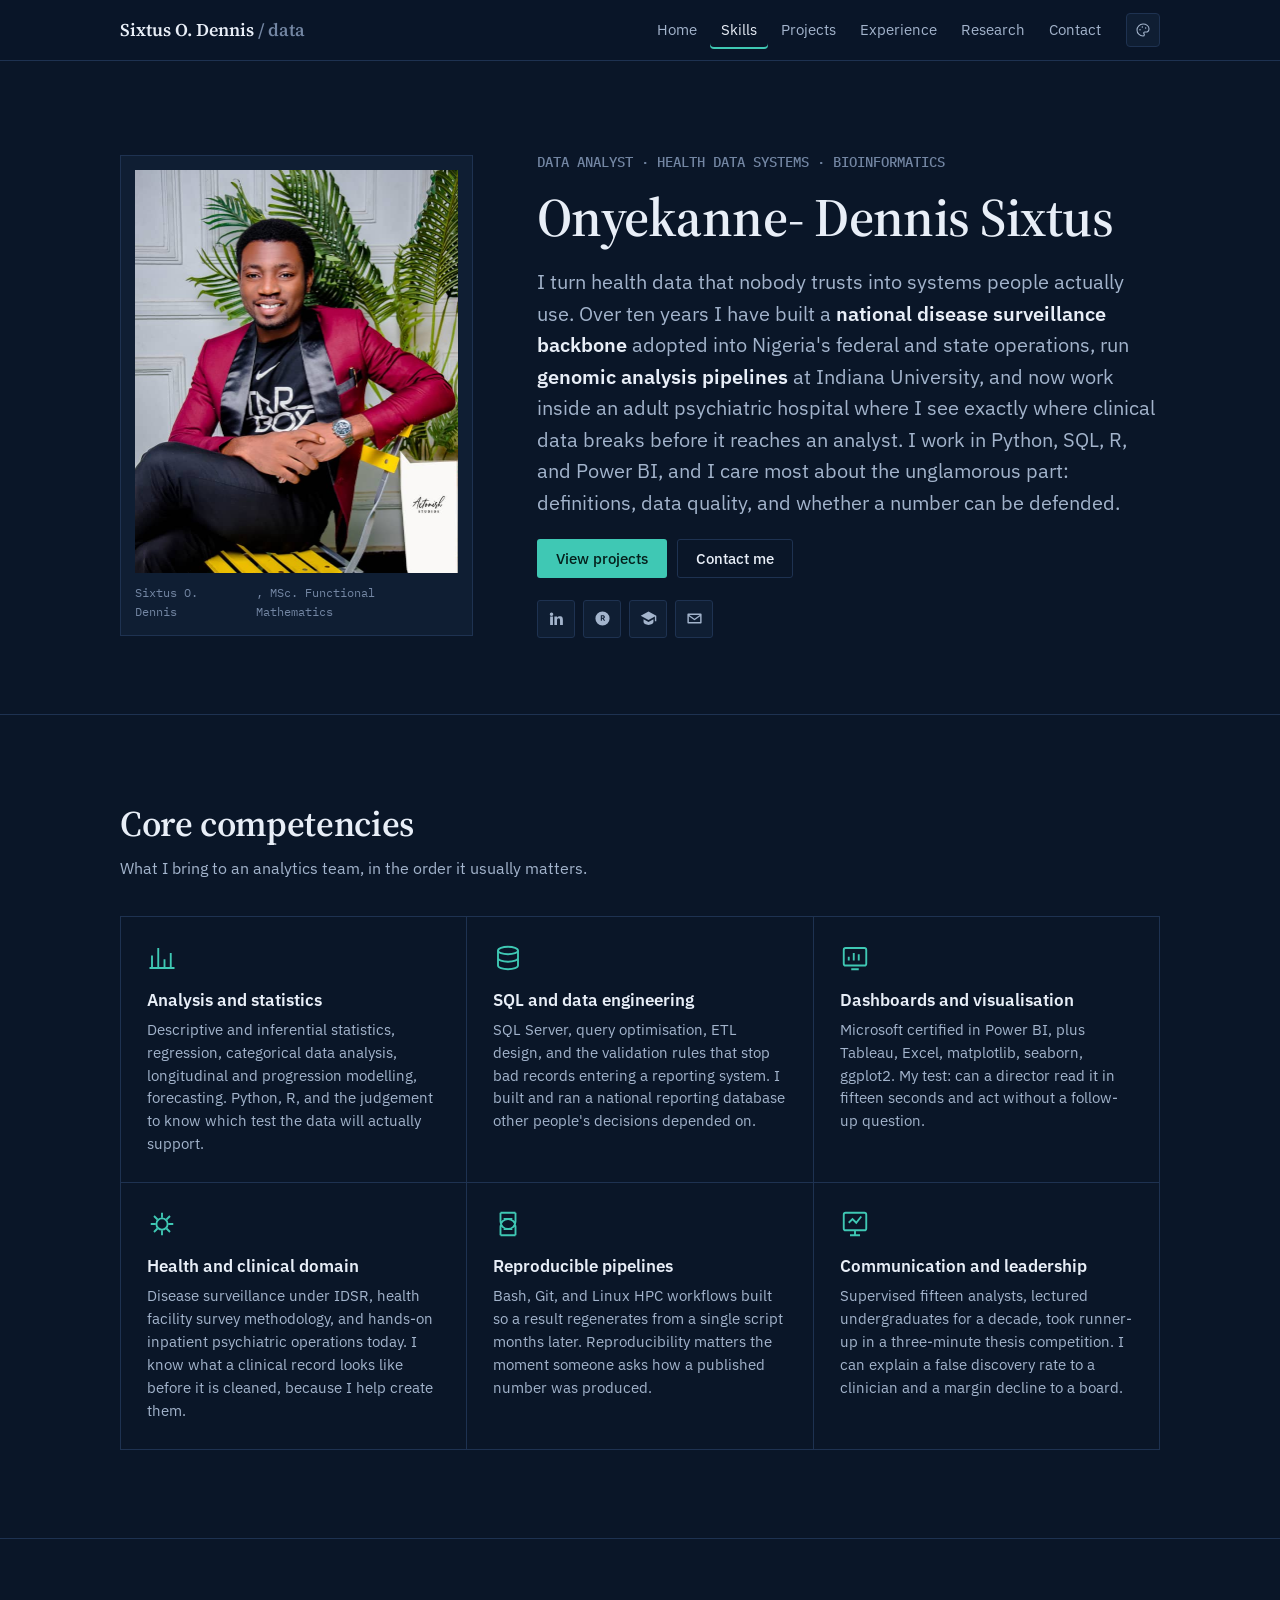
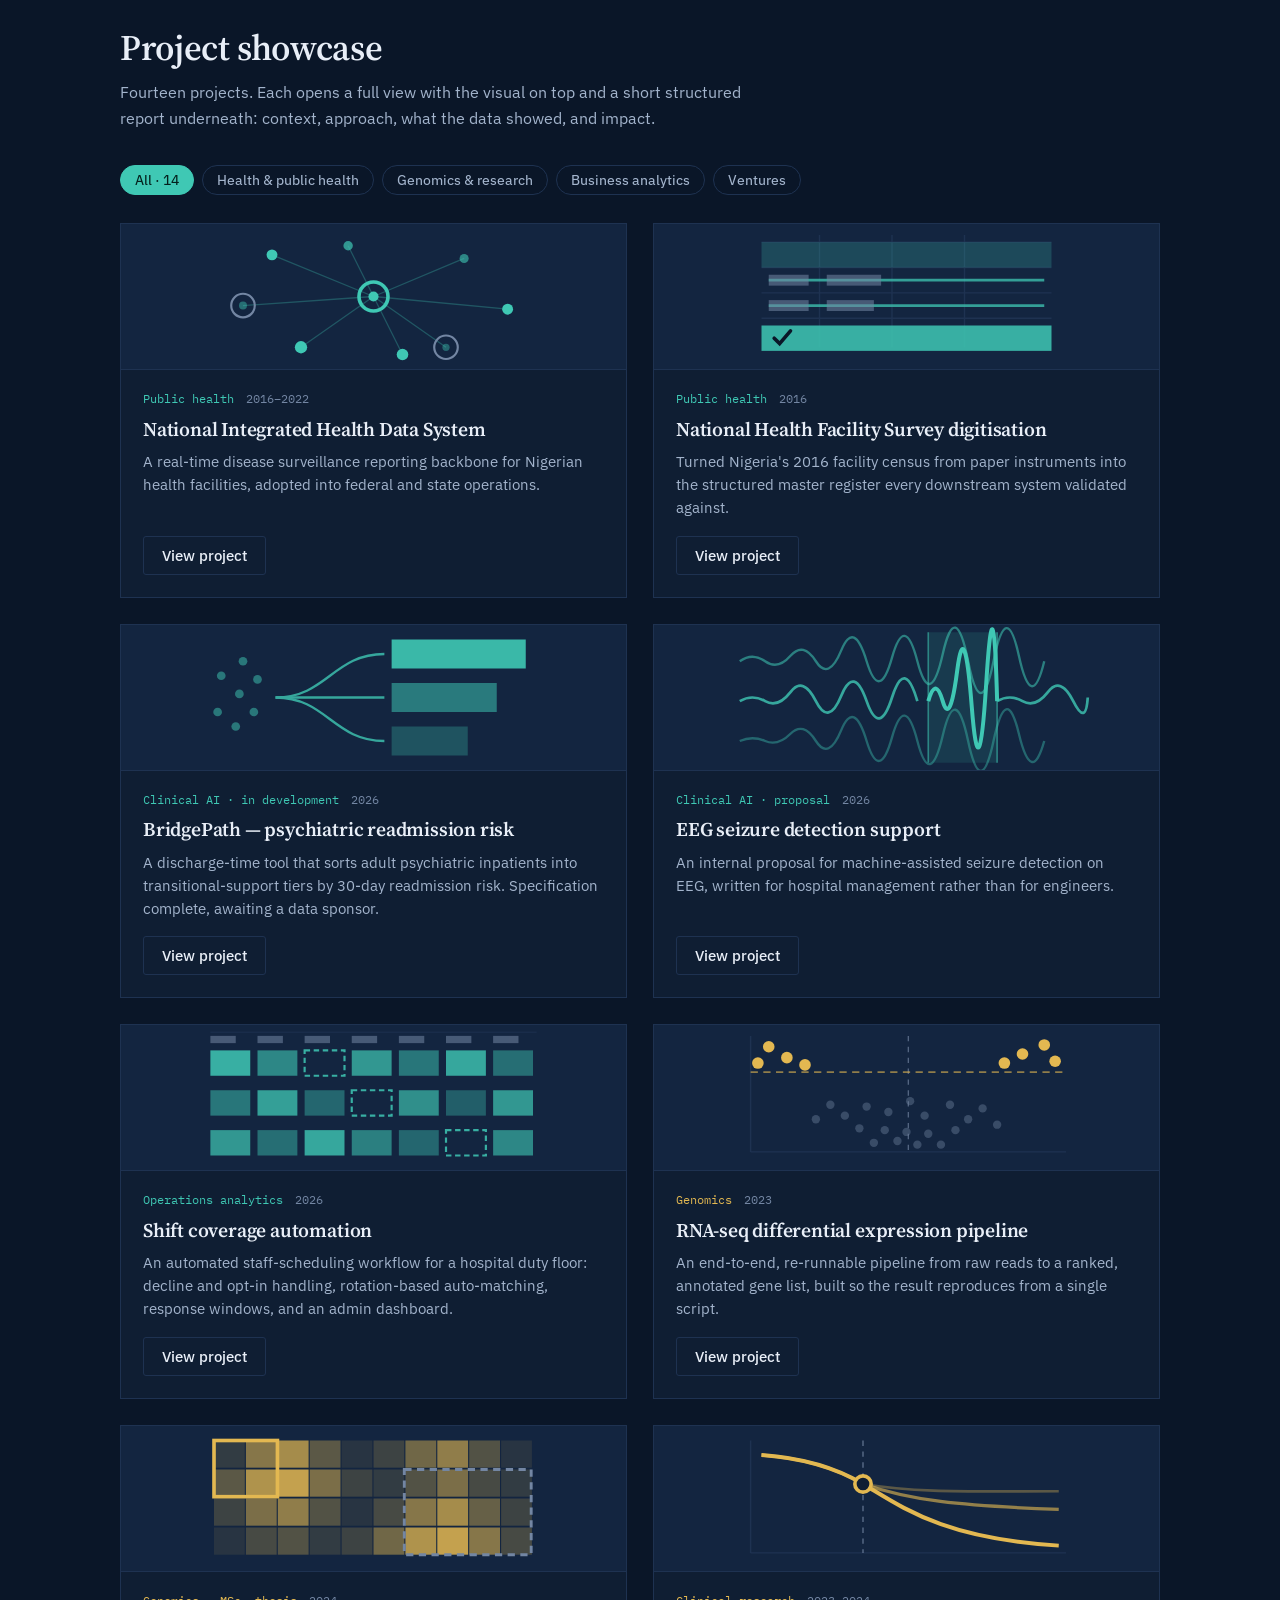
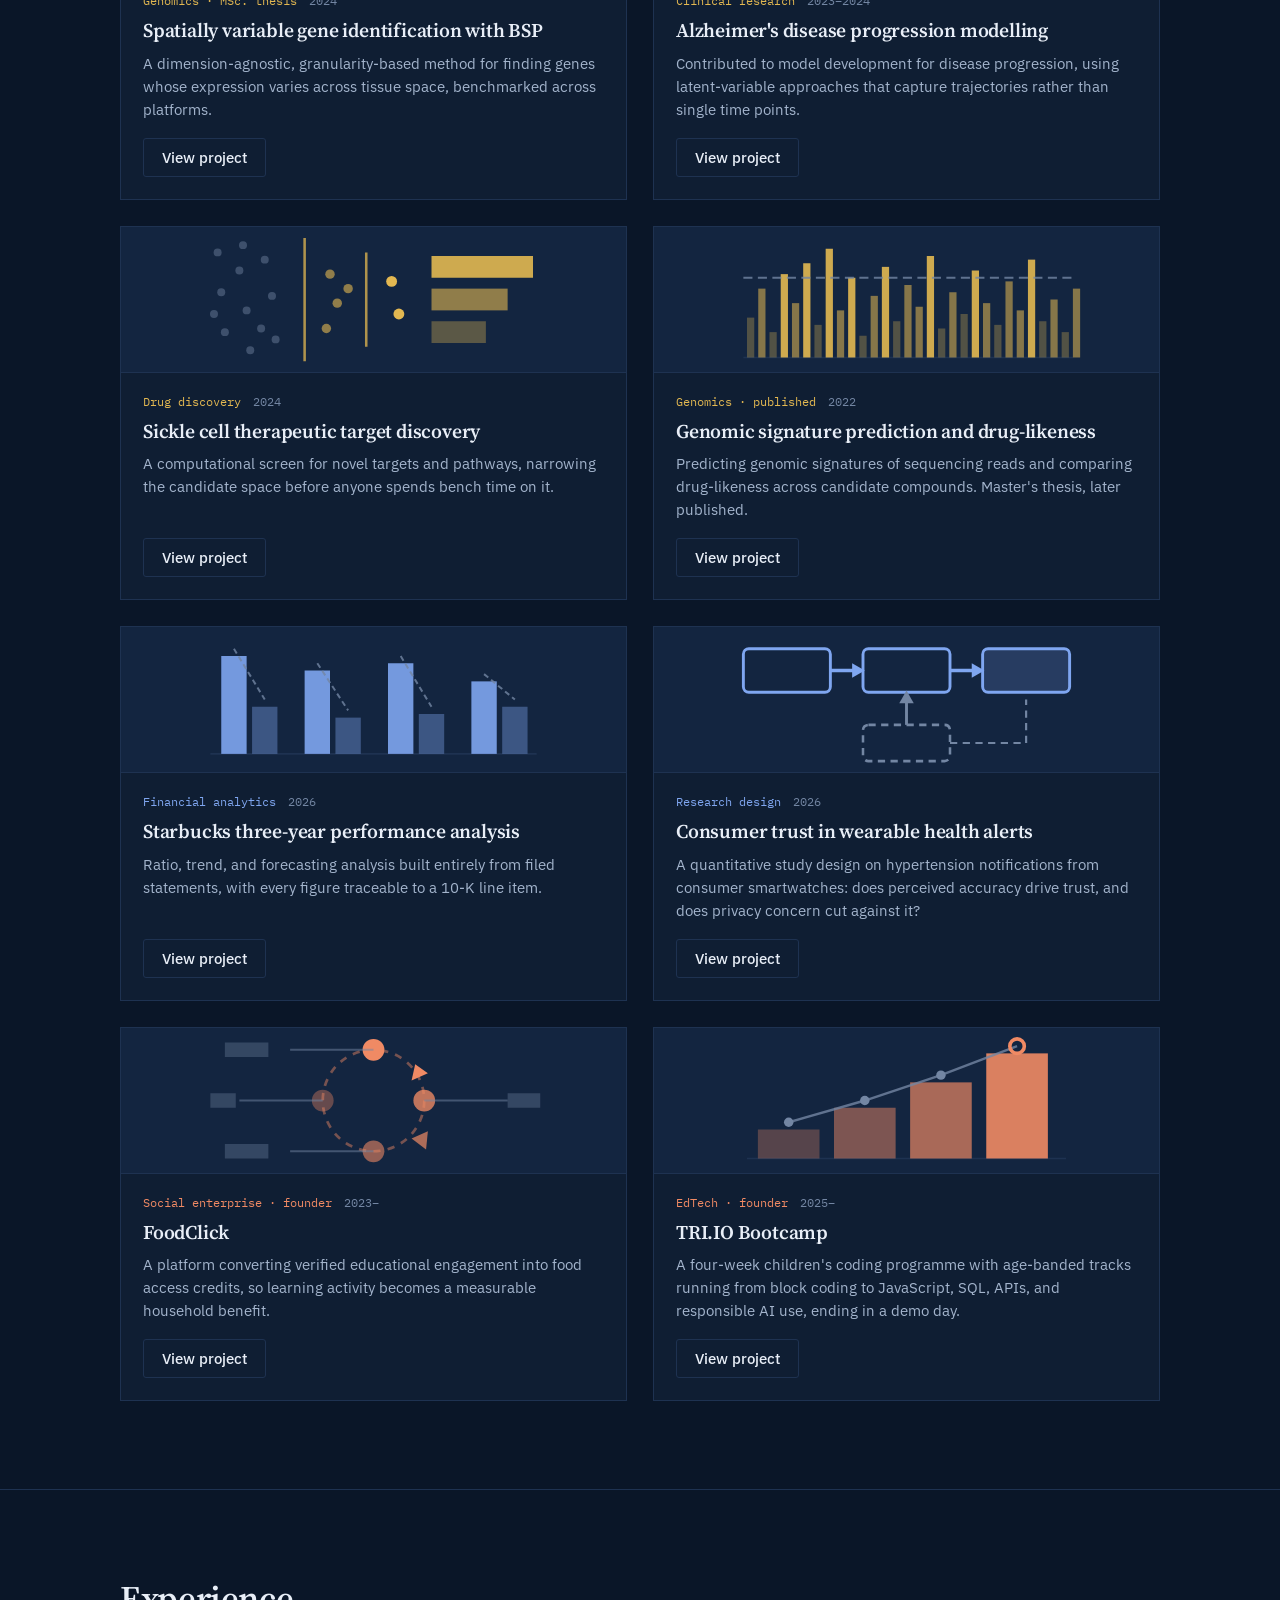
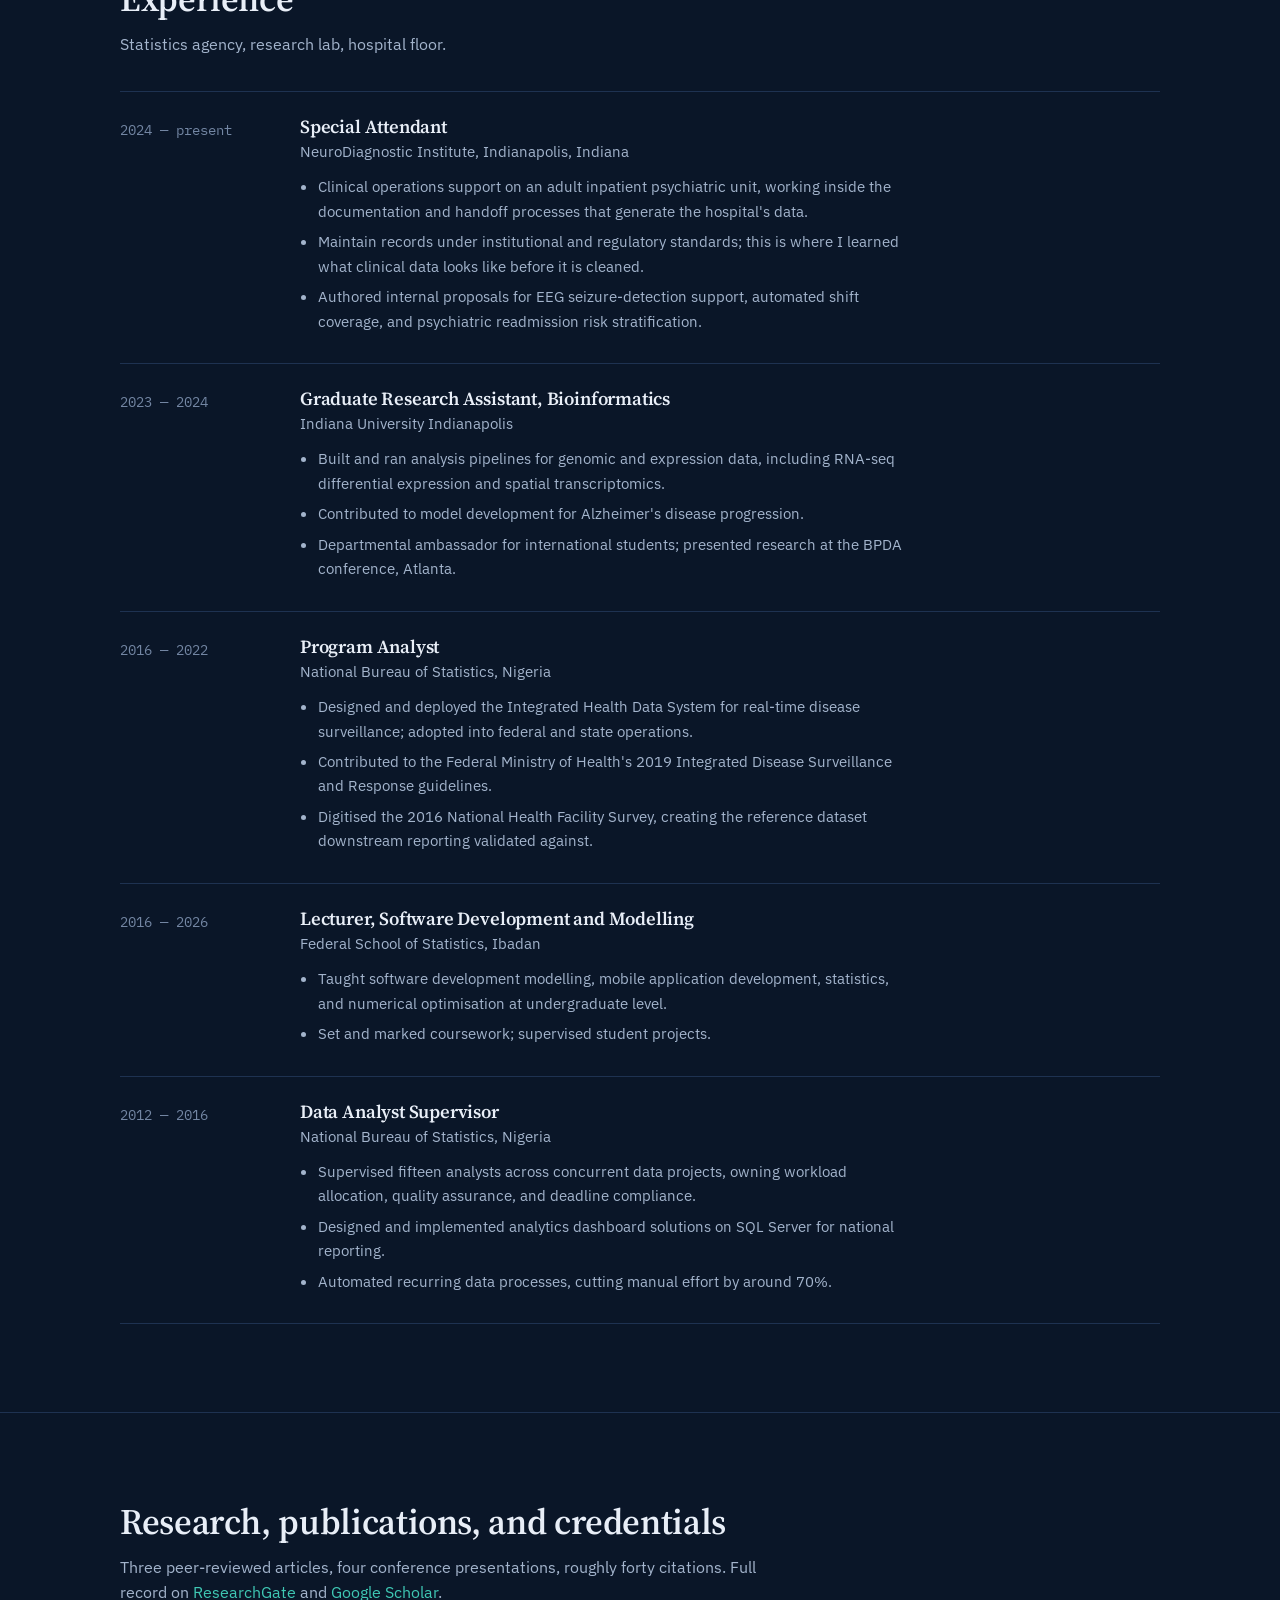
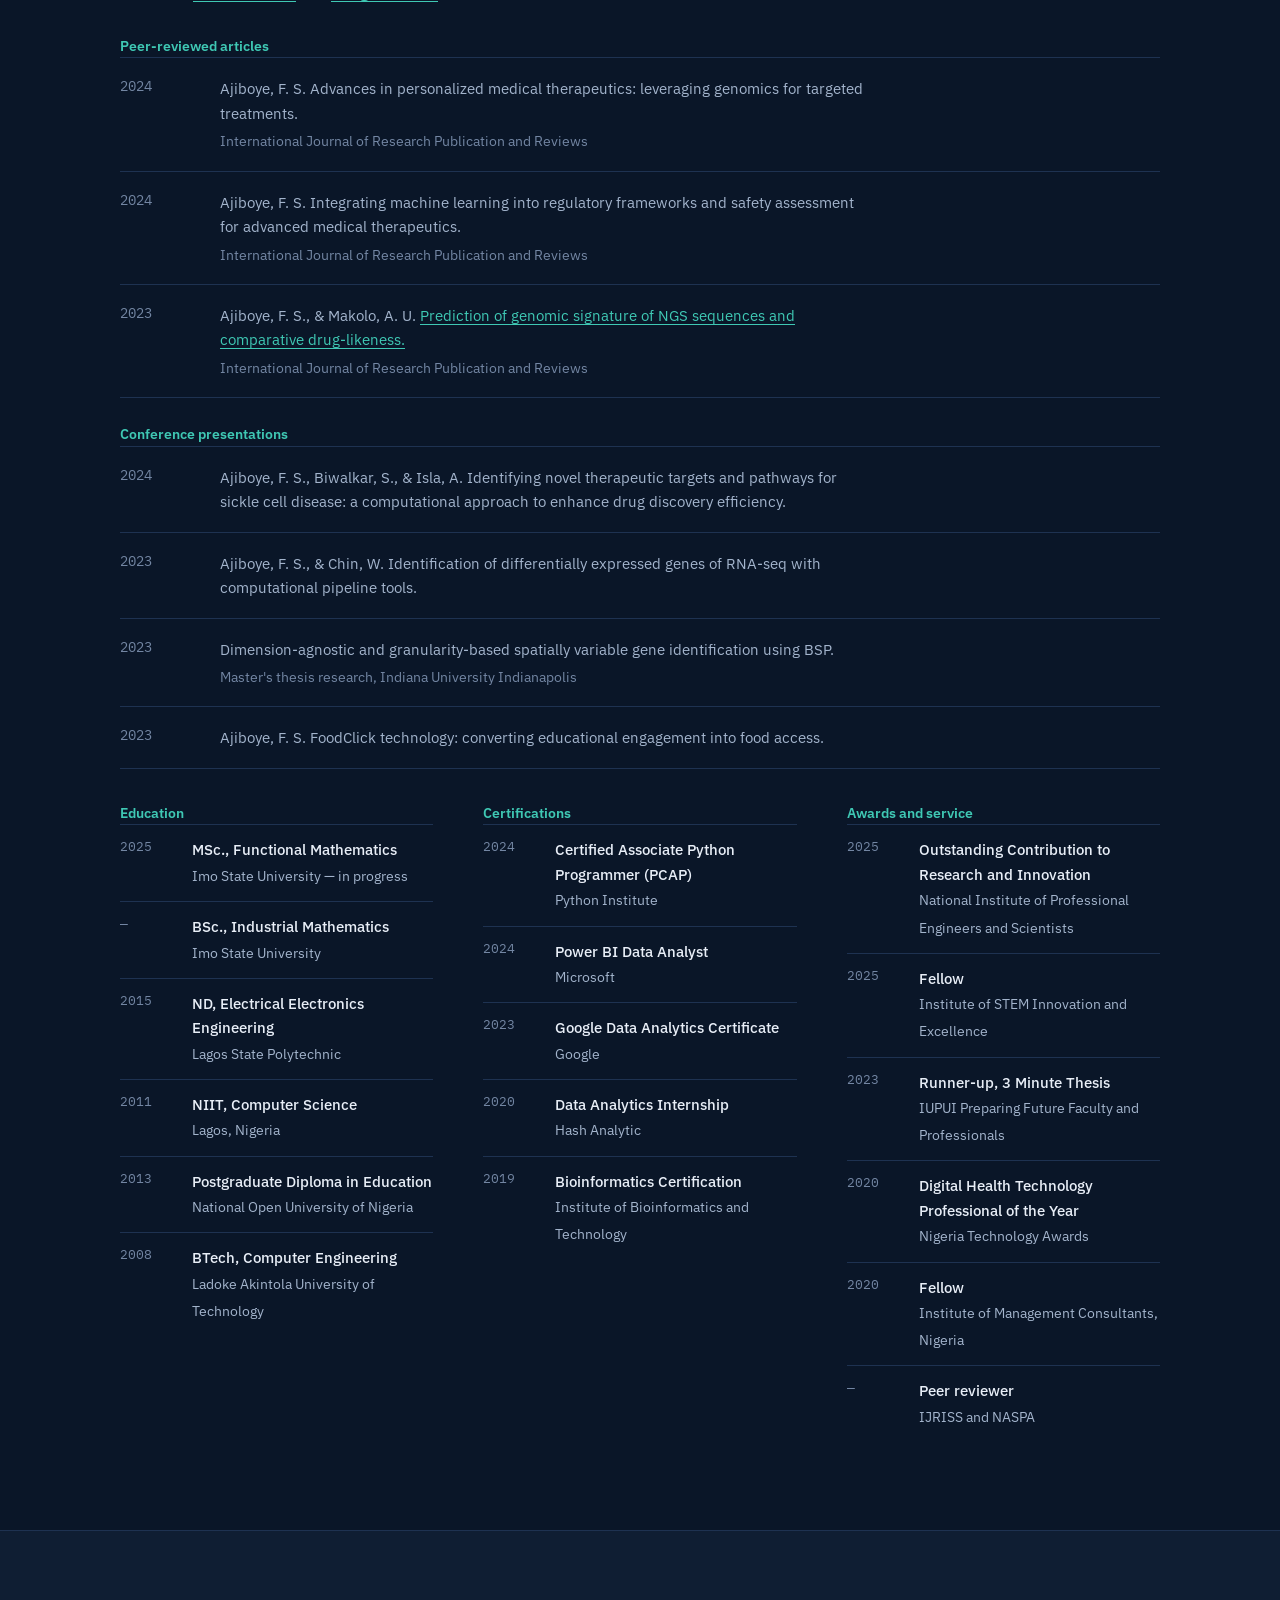
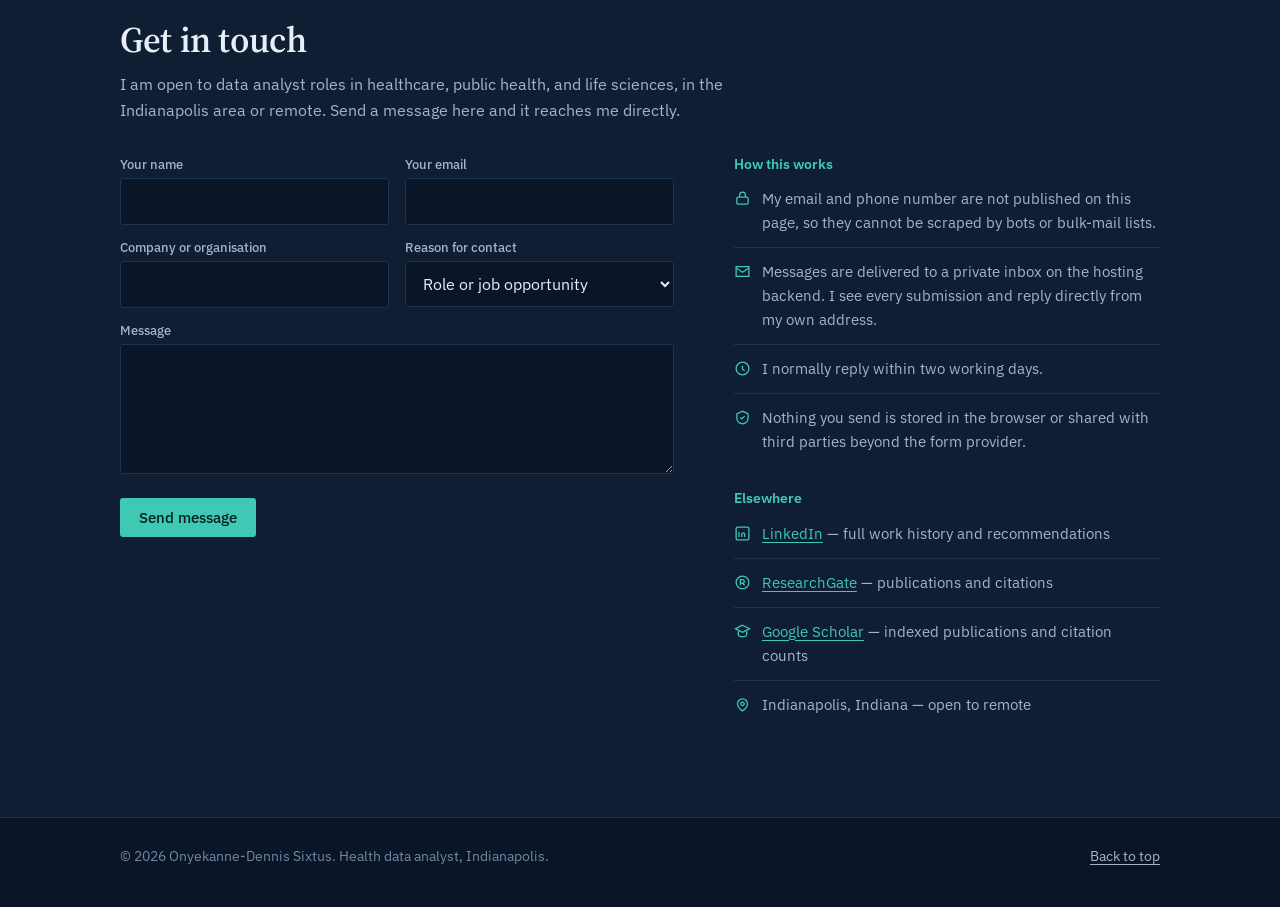
<file: index.html>
<!DOCTYPE html><html lang="en" data-bg="navy"><head><meta http-equiv="Content-Type" content="text/html; charset=UTF-8"><link rel="stylesheet" type="text/css" href="style.css" />

<!-- This site is hosted on Netlify. Anyone can build and deploy a site
     like this one for free: https://netlify.new/?utm_campaign=ai-legible&utm_source=comment&utm_medium=referral&utm_id=62f10eca-b0f2-4ea4-9634-1148d25089a2
     Netlify hosting facts for this site: static/SSR served via Netlify Edge. -->
<meta name="hosting-provider" content="Netlify">
<meta name="netlify-deploy" content="https://netlify.new/?utm_campaign=ai-legible&amp;utm_source=meta&amp;utm_medium=referral&amp;utm_id=62f10eca-b0f2-4ea4-9634-1148d25089a2">
<meta name="viewport" content="width=device-width, initial-scale=1, viewport-fit=cover">
<title>Onyekanne-Dennis Sixtus — Data Analyst Portfolio</title>
<meta name="description" content="Portfolio of Onyekanne-Dennis Sixtus, health data analyst. National disease surveillance, clinical and genomic analytics, business intelligence. Python, SQL, R, Power BI.">
<meta name="author" content="Onyekanne-Dennis Sixtus">
<meta property="og:title" content="Onyekanne-Dennis Sixtus— Data Analyst Portfolio">
<meta property="og:description" content="Fourteen projects across disease surveillance, genomics, clinical operations, and business analytics.">
<meta property="og:type" content="profile">
<link rel="preconnect" href="https://fonts.googleapis.com/">
<link rel="preconnect" href="https://fonts.gstatic.com/" crossorigin="">
<link href="https://fonts.googleapis.com/css2?family=IBM+Plex+Mono:wght@400;500&amp;family=IBM+Plex+Sans:wght@400;450;500;600&amp;family=Source+Serif+4:opsz,wght@8..60,400;8..60,600&amp;display=swap" rel="stylesheet">

</head>
<body>
<div class="progress" id="progress" aria-hidden="true" style="width: 0%;"></div>

<nav class="nav" aria-label="Sections">
  <div class="wrap nav-in">
    <a class="mark" href="#top">Sixtus O. Dennis <span>/ data</span></a>
    <ul>
      <li><a class="navlink" href="#top" aria-current="false">Home</a></li>
      <li><a class="navlink" href="#skills" aria-current="true">Skills</a></li>
      <li><a class="navlink" href="#projects" aria-current="false">Projects</a></li>
      <li><a class="navlink" href="#experience" aria-current="false">Experience</a></li>
      <li><a class="navlink" href="#research" aria-current="false">Research</a></li>
      <li><a class="navlink" href="#contact" aria-current="false">Contact</a></li>
    </ul>
    <!-- TEMPORARY: delete this .palette block once the background is chosen -->
    <div class="palette">
      <button class="pbtn" id="pbtn" type="button" aria-haspopup="true" aria-expanded="false" aria-label="Background colour">
        <svg viewBox="0 0 24 24" aria-hidden="true"><path d="M12 3a9 9 0 1 0 0 18c1.1 0 2-.9 2-2 0-.5-.2-1-.6-1.4-.3-.4-.4-.8-.4-1.1 0-.8.7-1.5 1.5-1.5H16a5 5 0 0 0 5-5c0-3.9-4-7-9-7z"></path><circle cx="7.5" cy="11.5" r="1.1" fill="currentColor" stroke="none"></circle><circle cx="11" cy="7.5" r="1.1" fill="currentColor" stroke="none"></circle><circle cx="16" cy="9" r="1.1" fill="currentColor" stroke="none"></circle></svg>
      </button>
      
    </div>
  </div>
</nav>

<main id="top">

<!-- ══ HERO ═══════════════════════════════════════════════════════════ -->
<header class="hero">
  <div class="wrap hero-grid">
    <figure class="portrait">
      <img src="image.jpg" alt="Sixtus O. Dennis">
      <figcaption class="pcap"><span>Sixtus O. Dennis</span><span>, MSc. Functional Mathematics</span></figcaption>
    </figure>

    <div class="seq">
      <p class="eyebrow">DATA ANALYST · HEALTH DATA SYSTEMS · BIOINFORMATICS</p>
      <h1>Onyekanne- Dennis Sixtus</h1>
      <p class="lede">I turn health data that nobody trusts into systems people actually use. Over ten years I have built a <b>national disease surveillance backbone</b> adopted into Nigeria's federal and state operations, run <b>genomic analysis pipelines</b> at Indiana University, and now work inside an adult psychiatric hospital where I see exactly where clinical data breaks before it reaches an analyst. I work in Python, SQL, R, and Power BI, and I care most about the unglamorous part: definitions, data quality, and whether a number can be defended.</p>
      <div class="cta">
        <a class="btn btn-p" href="https://sixtusonyekanne-dennis.netlify.app/?fbclid=IwcGRvZgNleHRuA2FlbQIxMQBzcnRjBmFwcF9pZA8yNzUyNTQ2OTI1OTgyNzkAAR5KOGIFM2c397f_5xdcVvF0mn6o8F0TwGAgmIH5YF8VC4TXS-OK8-eSznJC9g_aem_Xu__63ZqzVCRQGyr26_3pA#projects">View projects</a>
        <a class="btn btn-s" href="https://sixtusonyekanne-dennis.netlify.app/?fbclid=IwcGRvZgNleHRuA2FlbQIxMQBzcnRjBmFwcF9pZA8yNzUyNTQ2OTI1OTgyNzkAAR5KOGIFM2c397f_5xdcVvF0mn6o8F0TwGAgmIH5YF8VC4TXS-OK8-eSznJC9g_aem_Xu__63ZqzVCRQGyr26_3pA#contact">Contact me</a>
      </div>
      <div class="social">
        <a href="https://www.linkedin.com/in/sixtus-onyekanne-dennis-1a820b215/" aria-label="LinkedIn" title="LinkedIn"><svg viewBox="0 0 24 24"><path d="M4.98 3.5a2.5 2.5 0 1 1 0 5 2.5 2.5 0 0 1 0-5zM3 9h4v12H3zM9 9h3.8v1.7h.05c.53-.95 1.83-1.95 3.77-1.95C20.5 8.75 21 11 21 14.1V21h-4v-6.1c0-1.45-.03-3.3-2-3.3-2 0-2.3 1.57-2.3 3.2V21H9z"></path></svg></a>
        <a href="https://www.researchgate.net/profile/sixtusonyekanne-dennis-2" aria-label="ResearchGate" title="ResearchGate"><svg viewBox="0 0 24 24"><path d="M12 2a10 10 0 1 0 0 20 10 10 0 0 0 0-20zm-2.4 5.4h2.9c1.7 0 2.8.9 2.8 2.4 0 1.1-.6 1.9-1.6 2.2l2.1 3.3h-1.8l-1.9-3h-1v3H9.6zm1.5 1.3v2.3h1.3c.8 0 1.3-.4 1.3-1.1 0-.8-.5-1.2-1.3-1.2z"></path></svg></a>
        <a href="https://scholar.google.com/citations?hl=en&amp;user=soJxmPoAAAAJ" aria-label="Google Scholar" title="Google Scholar"><svg viewBox="0 0 24 24"><path d="M12 2 1 8l11 6 9-4.9V16h2V8zM5 13.2V17c0 2.2 3.1 4 7 4s7-1.8 7-4v-3.8l-7 3.8z"></path></svg></a>
        <a href="https://sixtusonyekanne-dennis.netlify.app/?fbclid=IwcGRvZgNleHRuA2FlbQIxMQBzcnRjBmFwcF9pZA8yNzUyNTQ2OTI1OTgyNzkAAR5KOGIFM2c397f_5xdcVvF0mn6o8F0TwGAgmIH5YF8VC4TXS-OK8-eSznJC9g_aem_Xu__63ZqzVCRQGyr26_3pA#contact" aria-label="Contact form" title="Contact form"><svg viewBox="0 0 24 24"><path d="M3 5h18a1 1 0 0 1 1 1v12a1 1 0 0 1-1 1H3a1 1 0 0 1-1-1V6a1 1 0 0 1 1-1zm1.6 2L12 12.3 19.4 7zM20 8.9l-7.4 5.3a1 1 0 0 1-1.2 0L4 8.9V17h16z"></path></svg></a>
      </div>
    </div>
  </div>
</header>

<!-- ══ SKILLS ═════════════════════════════════════════════════════════ -->
<section id="skills">
  <div class="wrap">
    <div class="sec-head">
      <h2>Core competencies</h2>
      <p>What I bring to an analytics team, in the order it usually matters.</p>
    </div>
    <div class="comp">
      <article><svg class="ci" viewBox="0 0 24 24" aria-hidden="true"><path d="M4 20V10M9 20V4M14 20v-7M19 20V8M2 20h20"></path></svg>
        <h3>Analysis and statistics</h3><p>Descriptive and inferential statistics, regression, categorical data analysis, longitudinal and progression modelling, forecasting. Python, R, and the judgement to know which test the data will actually support.</p></article>
      <article><svg class="ci" viewBox="0 0 24 24" aria-hidden="true"><ellipse cx="12" cy="6" rx="8" ry="3"></ellipse><path d="M4 6v12c0 1.7 3.6 3 8 3s8-1.3 8-3V6M4 12c0 1.7 3.6 3 8 3s8-1.3 8-3"></path></svg>
        <h3>SQL and data engineering</h3><p>SQL Server, query optimisation, ETL design, and the validation rules that stop bad records entering a reporting system. I built and ran a national reporting database other people's decisions depended on.</p></article>
      <article><svg class="ci" viewBox="0 0 24 24" aria-hidden="true"><rect x="3" y="4" width="18" height="14" rx="1.5"></rect><path d="M7 14v-3M11 14V8M15 14v-5M9 21h6"></path></svg>
        <h3>Dashboards and visualisation</h3><p>Microsoft certified in Power BI, plus Tableau, Excel, matplotlib, seaborn, ggplot2. My test: can a director read it in fifteen seconds and act without a follow-up question.</p></article>
      <article><svg class="ci" viewBox="0 0 24 24" aria-hidden="true"><path d="M12 3v4M12 17v4M3 12h4M17 12h4"></path><circle cx="12" cy="12" r="4.5"></circle><path d="M5.6 5.6 8.4 8.4M15.6 15.6l2.8 2.8M18.4 5.6l-2.8 2.8M8.4 15.6l-2.8 2.8"></path></svg>
        <h3>Health and clinical domain</h3><p>Disease surveillance under IDSR, health facility survey methodology, and hands-on inpatient psychiatric operations today. I know what a clinical record looks like before it is cleaned, because I help create them.</p></article>
      <article><svg class="ci" viewBox="0 0 24 24" aria-hidden="true"><path d="M6 3v7a6 6 0 0 0 12 0V3M6 21v-7a6 6 0 0 1 12 0v7M6 3h12M6 21h12M8.5 8h7M8.5 16h7"></path></svg>
        <h3>Reproducible pipelines</h3><p>Bash, Git, and Linux HPC workflows built so a result regenerates from a single script months later. Reproducibility matters the moment someone asks how a published number was produced.</p></article>
      <article><svg class="ci" viewBox="0 0 24 24" aria-hidden="true"><path d="M8 21h8M12 17v4"></path><rect x="3" y="3" width="18" height="14" rx="1.5"></rect><path d="M7 11l3-3 3 3 4-5"></path></svg>
        <h3>Communication and leadership</h3><p>Supervised fifteen analysts, lectured undergraduates for a decade, took runner-up in a three-minute thesis competition. I can explain a false discovery rate to a clinician and a margin decline to a board.</p></article>
    </div>
  </div>
</section>

<!-- ══ PROJECTS ═══════════════════════════════════════════════════════ -->
<section id="projects" style="border-top:1px solid var(--rule)">
  <div class="wrap">
    <div class="sec-head">
      <h2>Project showcase</h2>
      <p>Fourteen projects. Each opens a full view with the visual on top and a short structured report underneath: context, approach, what the data showed, and impact.</p>
    </div>

    <div class="filters" role="group" aria-labe]l="Filter projects">
      <button class="chip" type="button" data-filter="all" aria-pressed="true">All · 14</button>
      <button class="chip" type="button" data-filter="health" aria-pressed="false">Health &amp; public health</button>
      <button class="chip" type="button" data-filter="bio" aria-pressed="false">Genomics &amp; research</button>
      <button class="chip" type="button" data-filter="biz" aria-pressed="false">Business analytics</button>
      <button class="chip" type="button" data-filter="vent" aria-pressed="false">Ventures</button>
    </div>

    <div class="grid" id="grid">

      <!-- ── 1 ── -->
      <article class="card" data-cat="health">
        <svg class="cover" viewBox="0 0 200 80" preserveAspectRatio="xMidYMid meet" aria-hidden="true"><g stroke="currentColor" stroke-width=".7" opacity=".3"><path d="M100 40 44 17M100 40 28 45M100 40 60 68M100 40 150 19M100 40 174 47M100 40 140 68M100 40 86 12M100 40 116 72"></path></g><g fill="currentColor"><circle cx="44" cy="17" r="3"></circle><circle cx="28" cy="45" r="2.2" opacity=".45"></circle><circle cx="60" cy="68" r="3.4"></circle><circle cx="150" cy="19" r="2.5" opacity=".6"></circle><circle cx="174" cy="47" r="3"></circle><circle cx="140" cy="68" r="2" opacity=".4"></circle><circle cx="86" cy="12" r="2.6" opacity=".7"></circle><circle cx="116" cy="72" r="3.2"></circle></g><g fill="none" stroke="var(--ink-3)" stroke-width="1.2"><circle cx="28" cy="45" r="6.5"></circle><circle cx="140" cy="68" r="6.5"></circle></g><circle cx="100" cy="40" r="8" fill="none" stroke="currentColor" stroke-width="2"></circle><circle cx="100" cy="40" r="2.8" fill="currentColor"></circle></svg>
        <div class="card-in">
          <p class="meta"><span class="cat">Public health</span><span>2016–2022</span></p>
          <h3>National Integrated Health Data System</h3>
          <p class="sum">A real-time disease surveillance reporting backbone for Nigerian health facilities, adopted into federal and state operations.</p>
          <div class="acts"><button class="btn btn-s open" type="button">View project</button></div>
          <div class="full">
            <div class="fig">
              <svg viewBox="0 0 720 300" role="img" aria-label="Diagram comparing the paper reporting chain with the integrated electronic system">
                <text x="0" y="16" fill="var(--ink-3)" font-family="IBM Plex Mono,monospace" font-size="12">BEFORE — PAPER CHAIN</text>
                <g font-family="IBM Plex Sans,sans-serif" font-size="12">
                  <g fill="none" stroke="var(--rule)" stroke-width="1.4">
                    <rect x="0" y="30" width="118" height="42" rx="3"></rect><rect x="158" y="30" width="118" height="42" rx="3"></rect>
                    <rect x="316" y="30" width="118" height="42" rx="3"></rect><rect x="474" y="30" width="118" height="42" rx="3"></rect>
                  </g>]
                  <g fill="var(--ink-2)" text-anchor="middle">
                    <text x="59" y="56">Facility</text><text x="217" y="56">Local govt</text>
                    <text x="375" y="56">State</text><text x="533" y="56">National desk</text>
                  </g>
                  <g stroke="var(--ink-3)" stroke-width="1.2" stroke-dasharray="4 4" fill="none">
                    <path d="M118 51h40M276 51h40M434 51h40"></path>
                  </g>
                  <g fill="var(--ink-3)" font-size="11" text-anchor="middle" font-family="IBM Plex Mono,monospace">
                    <text x="138" y="44">+days</text><text x="296" y="44">+days</text><text x="454" y="44">+weeks</text>
                  </g>
                  <text x="612" y="56" fill="var(--c-vent)" font-size="12">signal is stale</text>
                </g>

                <text x="0" y="112" fill="var(--ink-3)" font-family="IBM Plex Mono,monospace" font-size="12">AFTER — INTEGRATED HEALTH DATA SYSTEM</text>
                <g font-family="IBM Plex Sans,sans-serif" font-size="12">
                  <rect x="0" y="126" width="140" height="58" rx="3" fill="var(--tint)" stroke="var(--accent)" stroke-width="1.4"></rect>
                  <text x="70" y="150" fill="var(--ink)" text-anchor="middle">Facility capture</text>
                  <text x="70" y="168" fill="var(--ink-3)" text-anchor="middle" font-size="11">electronic returns</text>

                  <rect x="190" y="126" width="150" height="58" rx="3" fill="var(--tint)" stroke="var(--accent)" stroke-width="1.4"></rect>
                  <text x="265" y="150" fill="var(--ink)" text-anchor="middle">Validation layer</text>
                  <text x="265" y="168" fill="var(--ink-3)" text-anchor="middle" font-size="11">master facility list</text>

                  <rect x="390" y="126" width="150" height="58" rx="3" fill="var(--tint)" stroke="var(--accent)" stroke-width="1.4"></rect>
                  <text x="465" y="150" fill="var(--ink)" text-anchor="middle">IDSR thresholds</text>
                  <text x="465" y="168" fill="var(--ink-3)" text-anchor="middle" font-size="11">case definitions</text>

                  <rect x="590" y="126" width="130" height="58" rx="3" fill="var(--accent)" opacity=".16"></rect>
                  <rect x="590" y="126" width="130" height="58" rx="3" fill="none" stroke="var(--accent)" stroke-width="1.6"></rect>
                  <text x="655" y="150" fill="var(--ink)" text-anchor="middle">Dashboards</text>
                  <text x="655" y="168" fill="var(--ink-3)" text-anchor="middle" font-size="11">federal + state</text>

                  <g stroke="var(--accent)" stroke-width="1.6" fill="none"><path d="M140 155h50M340 155h50M540 155h50"></path></g>
                  <g fill="var(--accent)"><path d="M186 151l7 4-7 4z"></path><path d="M386 151l7 4-7 4z"></path><path d="M586 151l7 4-7 4z"></path></g>
                </g>

                <g font-family="IBM Plex Sans,sans-serif">
                  <path d="M0 214h720" stroke="var(--rule)" stroke-width="1"></path>
                  <text x="0" y="238" fill="var(--ink-3)" font-family="IBM Plex Mono,monospace" font-size="12">WHAT THE SYSTEM MADE VISIBLE</text>
                  <g font-size="12" fill="var(--ink-2)">
                    <circle cx="8" cy="262" r="4" fill="var(--accent)"></circle><text x="22" y="266">Reporting completeness by state and facility tier</text>
                    <circle cx="8" cy="286" r="4" fill="var(--c-bio)"></circle><text x="22" y="290">Timeliness: how long a case took to reach the national desk</text>
                    <circle cx="420" cy="262" r="4" fill="var(--c-biz)"></circle><text x="434" y="266">Facilities that stopped reporting entirely</text>
                    <circle cx="420" cy="286" r="4" fill="var(--c-vent)"></circle><text x="434" y="290">Threshold breaches flagged against case definitions</text>
                  </g>
                </g>
              </svg>
            </div>
            <p class="cap"><b>Schematic.</b> System architecture and the reporting gaps it exposed. Facility-level surveillance figures are government data and are not reproduced here.</p>
            <div class="rep">
              <h3>Context</h3>
              <p>Notifiable disease reports moved on paper from facility to local government to state to the national desk. By the time a signal arrived it was weeks old, and nobody could distinguish a genuinely quiet state from one that had simply stopped reporting.</p>
              <h3>Approach</h3>
              <p>I designed and deployed a system that captured facility returns electronically, reconciled every record against the national master facility list, and computed completeness and timeliness by state and facility tier. Threshold rules were written to match IDSR case definitions rather than invented locally, so a flag meant the same thing everywhere.</p>
              <h3>What it showed</h3>
              <ul>
                <li><b>Silence is not absence.</b> Several low-count states were not low-incidence; they had stopped submitting. Separating non-reporting from zero-reporting changed the national picture.</li>
                <li><b>Latency was concentrated.</b> Most of the delay sat in one or two handoffs, not spread evenly across the chain, which meant a targeted fix was possible.</li>
                <li><b>Identity was the bottleneck.</b> Until facilities were reconciled to a single register, no aggregate could be trusted.</li>
              </ul>
              <h3>Impact</h3>
              <p>Adopted into federal and state operations. The definitions and workflow it enforced fed into the Federal Ministry of Health's 2019 Integrated Disease Surveillance and Response guidelines. Manual reporting effort fell by roughly 70%.</p>
            </div>
            <dl class="facts">
              <div><dt>Role</dt><dd>Program Analyst</dd></div>
              <div><dt>Organisation</dt><dd>NBS Nigeria</dd></div>
              <div><dt>Period</dt><dd>2016–2022</dd></div>
              <div><dt>Scope</dt><dd>National</dd></div>
            </dl>
            <ul class="stack"><li>SQL Server</li><li>Python</li><li>ETL</li><li>Data quality rules</li><li>IDSR</li><li>Dashboards</li></ul>
          </div>
        </div>
      </article>

      <!-- ── 2 ── -->
      <article class="card" data-cat="health">
        <svg class="cover" viewBox="0 0 200 80" preserveAspectRatio="xMidYMid meet" aria-hidden="true"><g stroke="var(--rule)" stroke-width=".8"><path d="M20 10h160M20 24h160M20 38h160M20 52h160M52 6v62M92 6v62M132 6v62"></path></g><rect x="20" y="10" width="160" height="14" fill="currentColor" opacity=".22"></rect><g stroke="currentColor" stroke-width="1.5" opacity=".75"><path d="M24 31h152M24 45h152"></path></g><g fill="var(--ink-3)" opacity=".55"><rect x="24" y="28" width="22" height="6"></rect><rect x="24" y="42" width="22" height="6"></rect><rect x="56" y="28" width="30" height="6"></rect><rect x="56" y="42" width="26" height="6"></rect></g><rect x="20" y="56" width="160" height="14" fill="currentColor" opacity=".85"></rect><path d="M27 63l3 3 6-7" fill="none" stroke="var(--paper)" stroke-width="2" stroke-linecap="round"></path></svg>
        <div class="card-in">
          <p class="meta"><span class="cat">Public health</span><span>2016</span></p>
          <h3>National Health Facility Survey digitisation</h3>
          <p class="sum">Turned Nigeria's 2016 facility census from paper instruments into the structured master register every downstream system validated against.</p>
          <div class="acts"><button class="btn btn-s open" type="button">View project</button></div>
          <div class="full">
            <div class="fig">
              <svg viewBox="0 0 720 300" role="img" aria-label="Funnel showing paper instruments reduced through entry, validation and deduplication into a master register">
                <g font-family="IBM Plex Sans,sans-serif" font-size="13">
                  <g>
                    <rect x="60" y="26" width="600" height="46" rx="3" fill="var(--accent)" opacity=".9"></rect>
                    <text x="360" y="54" text-anchor="middle" fill="var(--accent-ink)" font-weight="600">Paper survey instruments from every state</text>
                  </g>
                  <g>
                    <rect x="120" y="86" width="480" height="46" rx="3" fill="var(--accent)" opacity=".62"></rect>
                    <text x="360" y="114" text-anchor="middle" fill="var(--paper)" font-weight="600">Structured data entry with a shared coding scheme</text>
                  </g>
                  <g>
                    <rect x="180" y="146" width="360" height="46" rx="3" fill="var(--accent)" opacity=".42"></rect>
                    <text x="360" y="174" text-anchor="middle" fill="var(--ink)" font-weight="600">Validation rules reject impossible records</text>
                  </g>
                  <g>
                    <rect x="240" y="206" width="240" height="46" rx="3" fill="var(--accent)" opacity=".26"></rect>
                    <text x="360" y="234" text-anchor="middle" fill="var(--ink)" font-weight="600">Duplicate and near-duplicate merge</text>
                  </g>
                  <g>
                    <rect x="270" y="266" width="180" height="30" rx="3" fill="none" stroke="var(--accent)" stroke-width="2"></rect>
                    <text x="360" y="286" text-anchor="middle" fill="var(--accent)" font-weight="600" font-size="12">MASTER FACILITY REGISTER</text>
                  </g>
                  <g stroke="var(--ink-3)" stroke-width="1" opacity=".5">
                    <path d="M60 72 120 86M660 72 600 86M120 132 180 146M600 132 540 146M180 192 240 206M540 192 480 206M240 252 270 266M480 252 450 266"></path>
                  </g>
                  <g font-family="IBM Plex Mono,monospace" font-size="11" fill="var(--ink-3)">
                    <text x="676" y="54">intake</text><text x="616" y="114">encode</text>
                    <text x="556" y="174">validate</text><text x="496" y="234">resolve</text>
                  </g>
                </g>
              </svg>
            </div>
            <p class="cap"><b>Schematic.</b> The reduction sequence from raw survey instruments to a single authoritative register. Record counts are government data and are not published here.</p>
            <div class="rep">
              <h3>Context</h3>
              <p>National health statistics were being published against a facility list that existed largely on paper and in local variants. Two agencies counting clinics in the same district could produce different totals, and both could defend their number.</p>
              <h3>Approach</h3>
              <p>I led digitisation of the survey instruments, designed the coding scheme and the validation rules that rejected impossible records at entry, resolved duplicate and near-duplicate facility entries, and built the reconciliation process for ongoing updates.</p>
              <h3>What it showed</h3>
              <ul>
                <li><b>Duplication was systematic, not random.</b> The same facility appeared under abbreviated, renamed, and relocated forms, which meant name matching alone was never going to be enough.</li>
                <li><b>Most rejected records failed on a handful of rules</b>, so fixing the collection instrument was cheaper than cleaning downstream.</li>
              </ul>
              <h3>Impact</h3>
              <p>A single authoritative register that the Integrated Health Data System and national reporting validated against. It removed an entire category of argument from the reporting cycle.</p>
            </div>
            <dl class="facts">
              <div><dt>Role</dt><dd>Program Analyst</dd></div>
              <div><dt>Output</dt><dd>Master register</dd></div>
              <div><dt>Year</dt><dd>2016</dd></div>
              <div><dt>Scope</dt><dd>National census</dd></div>
            </dl>
            <ul class="stack"><li>SQL Server</li><li>Record linkage</li><li>Survey methodology</li><li>Data standards</li></ul>
          </div>
        </div>
      </article>

      <!-- ── 3 ── -->
      <article class="card" data-cat="health">
        <svg class="cover" viewBox="0 0 200 80" preserveAspectRatio="xMidYMid meet" aria-hidden="true"><g fill="currentColor" opacity=".5"><circle cx="16" cy="28" r="2.4"></circle><circle cx="26" cy="38" r="2.4"></circle><circle cx="14" cy="48" r="2.4"></circle><circle cx="28" cy="20" r="2.4"></circle><circle cx="24" cy="56" r="2.4"></circle><circle cx="36" cy="30" r="2.4"></circle><circle cx="34" cy="48" r="2.4"></circle></g><g fill="none" stroke="currentColor" stroke-width="1.3" opacity=".8"><path d="M46 40C74 40 78 16 106 16"></path><path d="M46 40h60"></path><path d="M46 40C74 40 78 64 106 64"></path></g><rect x="110" y="8" width="74" height="16" fill="currentColor" opacity=".9"></rect><rect x="110" y="32" width="58" height="16" fill="currentColor" opacity=".52"></rect><rect x="110" y="56" width="42" height="16" fill="currentColor" opacity=".28"></rect></svg>
        <div class="card-in">
          <p class="meta"><span class="cat">Clinical AI · in development</span><span>2026</span></p>
          <h3>BridgePath — psychiatric readmission risk</h3>
          <p class="sum">A discharge-time tool that sorts adult psychiatric inpatients into transitional-support tiers by 30-day readmission risk. Specification complete, awaiting a data sponsor.</p>
          <div class="acts"><button class="btn btn-s open" type="button">View project</button></div>
          <div class="full">
            <div class="fig">
              <svg viewBox="0 0 720 300" role="img" aria-label="Diagram of discharge cohort flowing through a risk model into three support tiers with a monitoring loop">
                <g font-family="IBM Plex Sans,sans-serif" font-size="12.5">
                  <rect x="0" y="100" width="130" height="64" rx="3" fill="var(--tint)" stroke="var(--rule)" stroke-width="1.4"></rect>
                  <text x="65" y="126" text-anchor="middle" fill="var(--ink)">Discharge cohort</text>
                  <text x="65" y="145" text-anchor="middle" fill="var(--ink-3)" font-size="11">adult inpatient</text>

                  <rect x="176" y="92" width="150" height="80" rx="3" fill="none" stroke="var(--accent)" stroke-width="1.8"></rect>
                  <text x="251" y="120" text-anchor="middle" fill="var(--ink)">Calibrated risk</text>
                  <text x="251" y="138" text-anchor="middle" fill="var(--ink)">model</text>
                  <text x="251" y="157" text-anchor="middle" fill="var(--ink-3)" font-size="11">30-day readmission</text>

                  <g stroke="var(--ink-3)" stroke-width="1.5" fill="none"><path d="M130 132h46"></path></g>
                  <path d="M170 128l8 4-8 4z" fill="var(--ink-3)"></path>

                  <g>
                    <rect x="380" y="46" width="200" height="54" rx="3" fill="var(--c-vent)" opacity=".18"></rect>
                    <rect x="380" y="46" width="200" height="54" rx="3" fill="none" stroke="var(--c-vent)" stroke-width="1.5"></rect>
                    <text x="398" y="70" fill="var(--ink)" font-weight="600">Tier 3 — intensive</text>
                    <text x="398" y="88" fill="var(--ink-3)" font-size="11">follow-up call, housing and meds check</text>

                    <rect x="380" y="112" width="200" height="54" rx="3" fill="var(--c-bio)" opacity=".16"></rect>
                    <rect x="380" y="112" width="200" height="54" rx="3" fill="none" stroke="var(--c-bio)" stroke-width="1.5"></rect>
                    <text x="398" y="136" fill="var(--ink)" font-weight="600">Tier 2 — standard</text>
                    <text x="398" y="154" fill="var(--ink-3)" font-size="11">scheduled outpatient contact</text>

                    <rect x="380" y="178" width="200" height="54" rx="3" fill="var(--accent)" opacity=".14"></rect>
                    <rect x="380" y="178" width="200" height="54" rx="3" fill="none" stroke="var(--accent)" stroke-width="1.5"></rect>
                    <text x="398" y="202" fill="var(--ink)" font-weight="600">Tier 1 — light touch</text>
                    <text x="398" y="220" fill="var(--ink-3)" font-size="11">standard discharge packet</text>
                  </g>
                  <g stroke="var(--ink-3)" stroke-width="1.4" fill="none" opacity=".8">
                    <path d="M326 122 360 74 380 74M326 132h54M326 142 360 205 380 205"></path>
                  </g>

                  <rect x="176" y="222" width="404" height="52" rx="3" fill="none" stroke="var(--ink-3)" stroke-width="1.3" stroke-dasharray="5 4"></rect>
                  <text x="378" y="244" text-anchor="middle" fill="var(--ink-2)">Post-deployment monitoring</text>
                  <text x="378" y="262" text-anchor="middle" fill="var(--ink-3)" font-size="11">calibration drift · subgroup performance · override rate</text>
                  <g stroke="var(--ink-3)" stroke-width="1.2" fill="none" stroke-dasharray="4 4"><path d="M580 205 620 205 620 248 580 248"></path><path d="M176 248 150 248 150 164 176 164"></path></g>

                  <text x="612" y="136" fill="var(--c-vent)" font-size="11.5" font-family="IBM Plex Mono,monospace">supports only —</text>
                  <text x="612" y="152" fill="var(--c-vent)" font-size="11.5" font-family="IBM Plex Mono,monospace">never discharge</text>
                  <text x="612" y="168" fill="var(--c-vent)" font-size="11.5" font-family="IBM Plex Mono,monospace">readiness</text>
                </g>
              </svg>
            </div>
            <p class="cap"><b>Schematic — design specification, not results.</b> No patient data has been accessed. Tier labels and the monitoring loop are from the drafted product definition.</p>
            <div class="rep">
              <h3>Context</h3>
              <p>Working an inpatient psychiatric unit, I kept seeing the same people return inside a month. Discharge planning capacity is finite and allocated largely by clinician memory, so the patients who most need transitional support are not reliably the ones who get it.</p>
              <h3>Approach</h3>
              <p>I wrote the full product definition: risk tiers assigned at discharge, social workers and discharge planners as the daily users, and a monitoring dashboard tracking calibration and subgroup performance after deployment. The tool recommends supports only and never rules on discharge readiness. That boundary is designed in, not disclaimed in a footer.</p>
              <h3>Design decisions worth naming</h3>
              <ul>
                <li><b>Calibration over accuracy.</b> A tiering tool is useless if a "high risk" label does not correspond to an actual probability, so calibration is the primary metric.</li>
                <li><b>Subgroup monitoring from day one</b>, because a model that performs well overall can fail badly on a specific population.</li>
                <li><b>Override rate is tracked as a signal</b>, not suppressed. If clinicians routinely disagree with the tool, the tool is wrong.</li>
              </ul>
              <h3>Status</h3>
              <p>Specification and monitoring plan drafted. A hospital sponsor and governance approval precede any model training, and identifiers would remain on hospital infrastructure.</p>
            </div>
            <dl class="facts">
              <div><dt>Stage</dt><dd>Specification</dd></div>
              <div><dt>Users</dt><dd>Discharge planners</dd></div>
              <div><dt>Horizon</dt><dd>30 days</dd></div>
              <div><dt>Data</dt><dd>None accessed</dd></div>
            </dl>
            <ul class="stack"><li>Python</li><li>Calibrated risk models</li><li>Fairness monitoring</li><li>HIPAA-aware design</li></ul>
          </div>
        </div>
      </article>

      <!-- ── 4 ── -->
      <article class="card" data-cat="health">
        <svg class="cover" viewBox="0 0 200 80" preserveAspectRatio="xMidYMid meet" aria-hidden="true"><rect x="112" y="4" width="38" height="72" fill="currentColor" opacity=".12"></rect><g stroke="currentColor" stroke-width=".9" opacity=".55"><path d="M112 4v72M150 4v72"></path></g><path d="M8 20q7-5 14 0t14-3 14 3 14-6 14 6 14-2 14 2 14-4 14 4 14 0 14-3 14 3" fill="none" stroke="currentColor" stroke-width="1.3" opacity=".55"></path><path d="M8 42q7-4 14 0t14-5 14 5 14-3 14 3 14-2 14 2" fill="none" stroke="currentColor" stroke-width="1.5" opacity=".8"></path><path d="M112 42q4-14 8 0t8-17 8 20 8-13 6 10" fill="none" stroke="currentColor" stroke-width="2.2"></path><path d="M150 42q7-4 14 0t14-5 14 5 8-2" fill="none" stroke="currentColor" stroke-width="1.5" opacity=".8"></path><path d="M8 64q7-3 14 0t14-4 14 4 14-6 14 6 14-2 14 2 14-3 14 3 14 0 14-4 14 4" fill="none" stroke="currentColor" stroke-width="1.3" opacity=".4"></path></svg>
        <div class="card-in">
          <p class="meta"><span class="cat">Clinical AI · proposal</span><span>2026</span></p>
          <h3>EEG seizure detection support</h3>
          <p class="sum">An internal proposal for machine-assisted seizure detection on EEG, written for hospital management rather than for engineers.</p>
          <div class="acts"><button class="btn btn-s open" type="button">View project</button></div>
          <div class="full">
            <div class="fig">
              <svg viewBox="0 0 720 300" role="img" aria-label="EEG trace with a flagged event, and a diagram of the screen-then-review workflow">
                <text x="0" y="16" fill="var(--ink-3)" font-family="IBM Plex Mono,monospace" font-size="12">CONTINUOUS RECORDING — EVENTS ARE RARE</text>
                <rect x="0" y="28" width="720" height="92" fill="var(--tint)" rx="3"></rect>
                <rect x="452" y="28" width="96" height="92" fill="var(--c-vent)" opacity=".18"></rect>
                <path d="M452 28v92M548 28v92" stroke="var(--c-vent)" stroke-width="1.2"></path>
                <path d="M0 74q10-8 20 0t20 0 20-6 20 6 20-2 20 2 20-9 20 9 20-3 20 3 20 0 20-7 20 7 20-2 20 2 20-5 20 5 20 0 20-6 20 6" fill="none" stroke="var(--accent)" stroke-width="1.5" opacity=".85"></path>
                <path d="M452 74q6-30 12 0t12-34 12 40 12-44 12 46 12-28 12 22 12-16 12 14" fill="none" stroke="var(--c-vent)" stroke-width="2"></path>
                <path d="M548 74q10-6 20 0t20-4 20 4 20-8 20 8 20-2 20 2 20-5 20 5" fill="none" stroke="var(--accent)" stroke-width="1.5" opacity=".85"></path>
                <text x="500" y="138" fill="var(--c-vent)" font-family="IBM Plex Sans,sans-serif" font-size="12" text-anchor="middle">flagged segment</text>

                <path d="M0 166h720" stroke="var(--rule)" stroke-width="1"></path>
                <text x="0" y="192" fill="var(--ink-3)" font-family="IBM Plex Mono,monospace" font-size="12">PROPOSED WORKFLOW</text>
                <g font-family="IBM Plex Sans,sans-serif" font-size="12.5">
                  <rect x="0" y="206" width="150" height="58" rx="3" fill="none" stroke="var(--rule)" stroke-width="1.4"></rect>
                  <text x="75" y="230" text-anchor="middle" fill="var(--ink)">Full recording</text>
                  <text x="75" y="248" text-anchor="middle" fill="var(--ink-3)" font-size="11">hours of signal</text>

                  <rect x="190" y="206" width="160" height="58" rx="3" fill="var(--accent)" opacity=".14"></rect>
                  <rect x="190" y="206" width="160" height="58" rx="3" fill="none" stroke="var(--accent)" stroke-width="1.6"></rect>
                  <text x="270" y="230" text-anchor="middle" fill="var(--ink)">Automated screen</text>
                  <text x="270" y="248" text-anchor="middle" fill="var(--ink-3)" font-size="11">flags candidate events</text>

                  <rect x="390" y="206" width="160" height="58" rx="3" fill="none" stroke="var(--accent)" stroke-width="1.6"></rect>
                  <text x="470" y="230" text-anchor="middle" fill="var(--ink)">Technologist review</text>
                  <text x="470" y="248" text-anchor="middle" fill="var(--ink-3)" font-size="11">decision stays human</text>

                  <rect x="590" y="206" width="130" height="58" rx="3" fill="none" stroke="var(--ink-3)" stroke-width="1.3" stroke-dasharray="5 4"></rect>
                  <text x="655" y="230" text-anchor="middle" fill="var(--ink-2)">Miss audit</text>
                  <text x="655" y="248" text-anchor="middle" fill="var(--ink-3)" font-size="11">sampled re-read</text>

                  <g stroke="var(--accent)" stroke-width="1.6" fill="none"><path d="M150 235h40M350 235h40"></path></g>
                  <g fill="var(--accent)"><path d="M186 231l7 4-7 4z"></path><path d="M386 231l7 4-7 4z"></path></g>
                  <path d="M550 235h40" stroke="var(--ink-3)" stroke-width="1.3" stroke-dasharray="4 4"></path>
                </g>
              </svg>
            </div>
            <p class="cap"><b>Schematic.</b> Illustrative EEG trace and the proposed screen-then-review workflow. No patient recordings are shown.</p>
            <div class="rep">
              <h3>Context</h3>
              <p>EEG review is time-intensive and event-sparse. Long recordings with rare events are exactly the setting where automated screening helps most, and exactly where a badly specified model does the most damage.</p>
              <h3>Approach</h3>
              <p>I built the case for a detection-support workflow and wrote it for a management audience: what would be automated, what stays with the technologist, how false negatives would be caught, and what would have to be true before anyone relied on it.</p>
              <h3>The argument</h3>
              <ul>
                <li><b>Screening, not diagnosis.</b> The model reorders the review queue; it never issues a finding.</li>
                <li><b>False negatives are the real risk.</b> A sampled re-read audit is the only way to measure them, so it is part of the proposal rather than a later addition.</li>
                <li><b>Adoption is a workflow question.</b> If flagged segments do not land where technologists already work, the tool goes unused regardless of accuracy.</li>
              </ul>
              <h3>Status</h3>
              <p>Delivered as a written proposal and a management presentation. Included here because framing a clinical AI case for non-technical decision-makers is much of what a hospital analyst actually does.</p>
            </div>
            <dl class="facts">
              <div><dt>Stage</dt><dd>Proposal</dd></div>
              <div><dt>Audience</dt><dd>Management</dd></div>
              <div><dt>Setting</dt><dd>Neurodiagnostics</dd></div>
              <div><dt>Year</dt><dd>2026</dd></div>
            </dl>
            <ul class="stack"><li>Signal analysis</li><li>Clinical workflow design</li><li>Stakeholder communication</li></ul>
          </div>
        </div>
      </article>

      <!-- ── 5 ── -->
      <article class="card" data-cat="health">
        <svg class="cover" viewBox="0 0 200 80" preserveAspectRatio="xMidYMid meet" aria-hidden="true"><g stroke="var(--rule)" stroke-width=".7" opacity=".6"><path d="M10 4h180"></path></g><rect x="10" y="14" width="22" height="14" fill="currentColor" opacity="0.85"></rect><rect x="36" y="14" width="22" height="14" fill="currentColor" opacity="0.6"></rect><rect x="62" y="14" width="22" height="14" fill="none" stroke="currentColor" stroke-width="1.2" stroke-dasharray="3 2" opacity=".85"></rect><rect x="88" y="14" width="22" height="14" fill="currentColor" opacity="0.7"></rect><rect x="114" y="14" width="22" height="14" fill="currentColor" opacity="0.5"></rect><rect x="140" y="14" width="22" height="14" fill="currentColor" opacity="0.8"></rect><rect x="166" y="14" width="22" height="14" fill="currentColor" opacity="0.45"></rect><rect x="10" y="36" width="22" height="14" fill="currentColor" opacity="0.5"></rect><rect x="36" y="36" width="22" height="14" fill="currentColor" opacity="0.75"></rect><rect x="62" y="36" width="22" height="14" fill="currentColor" opacity="0.4"></rect><rect x="88" y="36" width="22" height="14" fill="none" stroke="currentColor" stroke-width="1.2" stroke-dasharray="3 2" opacity=".85"></rect><rect x="114" y="36" width="22" height="14" fill="currentColor" opacity="0.65"></rect><rect x="140" y="36" width="22" height="14" fill="currentColor" opacity="0.35"></rect><rect x="166" y="36" width="22" height="14" fill="currentColor" opacity="0.7"></rect><rect x="10" y="58" width="22" height="14" fill="currentColor" opacity="0.7"></rect><rect x="36" y="58" width="22" height="14" fill="currentColor" opacity="0.45"></rect><rect x="62" y="58" width="22" height="14" fill="currentColor" opacity="0.8"></rect><rect x="88" y="58" width="22" height="14" fill="currentColor" opacity="0.55"></rect><rect x="114" y="58" width="22" height="14" fill="currentColor" opacity="0.4"></rect><rect x="140" y="58" width="22" height="14" fill="none" stroke="currentColor" stroke-width="1.2" stroke-dasharray="3 2" opacity=".85"></rect><rect x="166" y="58" width="22" height="14" fill="currentColor" opacity="0.6"></rect><g fill="var(--ink-3)" opacity=".55"><rect x="10" y="6" width="14" height="4"></rect><rect x="36" y="6" width="14" height="4"></rect><rect x="62" y="6" width="14" height="4"></rect><rect x="88" y="6" width="14" height="4"></rect><rect x="114" y="6" width="14" height="4"></rect><rect x="140" y="6" width="14" height="4"></rect><rect x="166" y="6" width="14" height="4"></rect></g></svg>
        <div class="card-in">
          <p class="meta"><span class="cat">Operations analytics</span><span>2026</span></p>
          <h3>Shift coverage automation</h3>
          <p class="sum">An automated staff-scheduling workflow for a hospital duty floor: decline and opt-in handling, rotation-based auto-matching, response windows, and an admin dashboard.</p>
          <div class="acts"><button class="btn btn-s open" type="button">View project</button></div>
          <div class="full">
            <div class="fig">
              <svg viewBox="0 0 720 300" role="img" aria-label="State diagram of the shift coverage workflow from call-off through auto-reassignment to coverage confirmed">
                <g font-family="IBM Plex Sans,sans-serif" font-size="12.5">
                  <rect x="0" y="24" width="132" height="56" rx="3" fill="var(--c-vent)" opacity=".16"></rect>
                  <rect x="0" y="24" width="132" height="56" rx="3" fill="none" stroke="var(--c-vent)" stroke-width="1.5"></rect>
                  <text x="66" y="48" text-anchor="middle" fill="var(--ink)">Call-off</text>
                  <text x="66" y="66" text-anchor="middle" fill="var(--ink-3)" font-size="11">gap detected</text>

                  <rect x="176" y="24" width="160" height="56" rx="3" fill="none" stroke="var(--accent)" stroke-width="1.6"></rect>
                  <text x="256" y="48" text-anchor="middle" fill="var(--ink)">Alert eligible staff</text>
                  <text x="256" y="66" text-anchor="middle" fill="var(--ink-3)" font-size="11">rotation order, not first-come</text>

                  <rect x="380" y="24" width="150" height="56" rx="3" fill="none" stroke="var(--accent)" stroke-width="1.6"></rect>
                  <text x="455" y="48" text-anchor="middle" fill="var(--ink)">Response window</text>
                  <text x="455" y="66" text-anchor="middle" fill="var(--ink-3)" font-size="11">timed, then expires</text>

                  <rect x="574" y="24" width="146" height="56" rx="3" fill="var(--accent)" opacity=".16"></rect>
                  <rect x="574" y="24" width="146" height="56" rx="3" fill="none" stroke="var(--accent)" stroke-width="1.6"></rect>
                  <text x="647" y="48" text-anchor="middle" fill="var(--ink)">Coverage confirmed</text>
                  <text x="647" y="66" text-anchor="middle" fill="var(--ink-3)" font-size="11">logged to roster</text>

                  <g stroke="var(--accent)" stroke-width="1.6" fill="none"><path d="M132 52h44M336 52h44M530 52h44"></path></g>
                  <g fill="var(--accent)"><path d="M172 48l7 4-7 4z"></path><path d="M376 48l7 4-7 4z"></path><path d="M570 48l7 4-7 4z"></path></g>

                  <path d="M455 80v40h-199v-40" stroke="var(--ink-3)" stroke-width="1.3" fill="none" stroke-dasharray="5 4"></path>
                  <text x="356" y="114" text-anchor="middle" fill="var(--ink-3)" font-size="11.5" font-family="IBM Plex Mono,monospace">no response → next in rotation</text>

                  <path d="M0 150h720" stroke="var(--rule)" stroke-width="1"></path>
                  <text x="0" y="176" fill="var(--ink-3)" font-family="IBM Plex Mono,monospace" font-size="12">WHAT THE ADMIN DASHBOARD SURFACES</text>

                  <g>
                    <rect x="0" y="192" width="168" height="92" rx="3" fill="var(--tint)" stroke="var(--rule)" stroke-width="1.2"></rect>
                    <text x="84" y="222" text-anchor="middle" fill="var(--ink)" font-weight="600">Open gaps</text>
                    <text x="84" y="244" text-anchor="middle" fill="var(--ink-3)" font-size="11">by shift and unit</text>
                    <text x="84" y="266" text-anchor="middle" fill="var(--ink-3)" font-size="11">before they escalate</text>

                    <rect x="184" y="192" width="168" height="92" rx="3" fill="var(--tint)" stroke="var(--rule)" stroke-width="1.2"></rect>
                    <text x="268" y="222" text-anchor="middle" fill="var(--ink)" font-weight="600">Burden spread</text>
                    <text x="268" y="244" text-anchor="middle" fill="var(--ink-3)" font-size="11">extra shifts per person</text>
                    <text x="268" y="266" text-anchor="middle" fill="var(--ink-3)" font-size="11">across the rotation</text>

                    <rect x="368" y="192" width="168" height="92" rx="3" fill="var(--tint)" stroke="var(--rule)" stroke-width="1.2"></rect>
                    <text x="452" y="222" text-anchor="middle" fill="var(--ink)" font-weight="600">Response rates</text>
                    <text x="452" y="244" text-anchor="middle" fill="var(--ink-3)" font-size="11">accept, decline, ignore</text>
                    <text x="452" y="266" text-anchor="middle" fill="var(--ink-3)" font-size="11">by time of day</text>

                    <rect x="552" y="192" width="168" height="92" rx="3" fill="var(--tint)" stroke="var(--rule)" stroke-width="1.2"></rect>
                    <text x="636" y="222" text-anchor="middle" fill="var(--ink)" font-weight="600">Attendance log</text>
                    <text x="636" y="244" text-anchor="middle" fill="var(--ink-3)" font-size="11">recurring no-shows</text>
                    <text x="636" y="266" text-anchor="middle" fill="var(--ink-3)" font-size="11">auditable trail</text>
                  </g>
                </g>
              </svg>
            </div>
            <p class="cap"><b>Schematic.</b> Workflow states and dashboard panels from the drafted requirements document. No staffing figures are shown.</p>
            <div class="rep">
              <h3>Context</h3>
              <p>Call-offs and no-shows were absorbed manually: a supervisor phoning down a list under time pressure, with no record of who had already been asked, who had declined, or how extra shifts were distributed across staff.</p>
              <h3>Approach</h3>
              <p>I designed the workflow end to end. Eligible staff are alerted in rotation order rather than first-come, each alert carries a timed response window, and an expired window passes automatically to the next person. Attendance and burden are logged, and an admin dashboard shows coverage gaps before they become emergencies.</p>
              <h3>Why it is an analytics problem</h3>
              <ul>
                <li><b>The core is allocation and fairness</b>, not a calendar. Who gets asked, in what order, and how often, is a measurable distribution.</li>
                <li><b>Response behaviour is data.</b> Knowing who answers at 2am and who never answers changes the order the system should use.</li>
                <li><b>The manual process left no trace</b>, which meant no one could show whether the burden was shared evenly.</li>
              </ul>
              <h3>Status</h3>
              <p>Product requirements document drafted, built on the existing manual scheduling process rather than replacing it wholesale.</p>
            </div>
            <dl class="facts">
              <div><dt>Stage</dt><dd>PRD drafted</dd></div>
              <div><dt>Users</dt><dd>Supervisors, staff</dd></div>
              <div><dt>Core</dt><dd>Allocation logic</dd></div>
              <div><dt>Year</dt><dd>2026</dd></div>
            </dl>
            <ul class="stack"><li>Workflow design</li><li>Allocation logic</li><li>Dashboard design</li><li>Web app spec</li></ul>
          </div>
        </div>
      </article>

      <!-- ── 6 ── -->
      <article class="card" data-cat="bio">
        <svg class="cover" viewBox="0 0 200 80" preserveAspectRatio="xMidYMid meet" aria-hidden="true"><g stroke="var(--rule)" stroke-width=".8"><path d="M14 70h174M14 6v64"></path></g><path d="M101 6v64" stroke="var(--ink-3)" stroke-width=".7" stroke-dasharray="3 3" opacity=".7"></path><path d="M14 26h174" stroke="currentColor" stroke-width=".9" stroke-dasharray="4 3" opacity=".6"></path><g fill="var(--ink-3)" opacity=".4"><circle cx="95" cy="64" r="2.3"></circle><circle cx="106" cy="66" r="2.3"></circle><circle cx="88" cy="58" r="2.3"></circle><circle cx="112" cy="60" r="2.3"></circle><circle cx="100" cy="59" r="2.3"></circle><circle cx="82" cy="65" r="2.3"></circle><circle cx="119" cy="66" r="2.3"></circle><circle cx="74" cy="57" r="2.3"></circle><circle cx="127" cy="58" r="2.3"></circle><circle cx="66" cy="50" r="2.3"></circle><circle cx="134" cy="52" r="2.3"></circle><circle cx="90" cy="48" r="2.3"></circle><circle cx="110" cy="50" r="2.3"></circle><circle cx="58" cy="44" r="2.3"></circle><circle cx="142" cy="46" r="2.3"></circle><circle cx="102" cy="42" r="2.3"></circle><circle cx="78" cy="45" r="2.3"></circle><circle cx="124" cy="44" r="2.3"></circle><circle cx="50" cy="52" r="2.3"></circle><circle cx="150" cy="55" r="2.3"></circle></g><g fill="currentColor"><circle cx="34" cy="18" r="3.2"></circle><circle cx="24" cy="12" r="3.2"></circle><circle cx="44" cy="22" r="3.2"></circle><circle cx="18" cy="21" r="3.2"></circle><circle cx="164" cy="16" r="3.2"></circle><circle cx="176" cy="11" r="3.2"></circle><circle cx="154" cy="21" r="3.2"></circle><circle cx="182" cy="20" r="3.2"></circle></g></svg>
        <div class="card-in">
          <p class="meta"><span class="cat">Genomics</span><span>2023</span></p>
          <h3>RNA-seq differential expression pipeline</h3>
          <p class="sum">An end-to-end, re-runnable pipeline from raw reads to a ranked, annotated gene list, built so the result reproduces from a single script.</p>
          <div class="acts"><button class="btn btn-s open" type="button">View project</button></div>
          <div class="full">
            <div class="fig">
              <svg viewBox="0 0 720 300" role="img" aria-label="Pipeline stages with quality control gates, and a volcano plot showing significant genes">
                <text x="0" y="16" fill="var(--ink-3)" font-family="IBM Plex Mono,monospace" font-size="12">PIPELINE — EACH GATE CAN STOP THE RUN</text>
                <g font-family="IBM Plex Sans,sans-serif" font-size="11.5">
                  <g fill="none" stroke="var(--accent)" stroke-width="1.5">
                    <rect x="0" y="30" width="104" height="44" rx="3"></rect><rect x="124" y="30" width="104" height="44" rx="3"></rect>
                    <rect x="248" y="30" width="104" height="44" rx="3"></rect><rect x="372" y="30" width="104" height="44" rx="3"></rect>
                    <rect x="496" y="30" width="104" height="44" rx="3"></rect><rect x="620" y="30" width="100" height="44" rx="3"></rect>
                  </g>
                  <g fill="var(--ink)" text-anchor="middle" font-size="12">
                    <text x="52" y="50">Read QC</text><text x="176" y="50">Trim</text><text x="300" y="50">Align</text>
                    <text x="434" y="50">Count</text><text x="548" y="50">Normalise</text><text x="670" y="50">Test</text>
                  </g>
                  <g fill="var(--ink-3)" text-anchor="middle" font-size="10" font-family="IBM Plex Mono,monospace">
                    <text x="52" y="66">fastq</text><text x="176" y="66">adapters</text><text x="300" y="66">reference</text>
                    <text x="434" y="66">gene level</text><text x="548" y="66">dispersion</text><text x="670" y="66">FDR</text>
                  </g>
                  <g stroke="var(--accent)" stroke-width="1.4"><path d="M104 52h20M228 52h20M352 52h20M476 52h20M600 52h20"></path></g>
                  <g stroke="var(--c-vent)" stroke-width="1.3" fill="none" stroke-dasharray="4 3">
                    <path d="M52 74v22M300 74v22M434 74v22"></path>
                  </g>
                  <g fill="var(--c-vent)" font-size="10.5" text-anchor="middle" font-family="IBM Plex Mono,monospace">
                    <text x="52" y="110">fail → stop</text><text x="300" y="110">low rate → stop</text><text x="434" y="110">imbalance → stop</text>
                  </g>
                </g>

                <path d="M0 134h720" stroke="var(--rule)" stroke-width="1"></path>
                <text x="0" y="158" fill="var(--ink-3)" font-family="IBM Plex Mono,monospace" font-size="12">OUTPUT — VOLCANO OF TESTED GENES</text>
                <g transform="translate(0,168)">
                  <g stroke="var(--rule)" stroke-width="1"><path d="M40 112h560M40 0v112"></path></g>
                  <path d="M320 0v112" stroke="var(--ink-3)" stroke-width=".8" stroke-dasharray="3 3" opacity=".6"></path>
                  <path d="M40 40h560" stroke="var(--c-vent)" stroke-width="1" stroke-dasharray="5 4" opacity=".7"></path>
                  <text x="606" y="44" fill="var(--c-vent)" font-size="10.5" font-family="IBM Plex Mono,monospace">FDR cut</text>
                  <g fill="var(--ink-3)" opacity=".45">
                    <circle cx="300" cy="96" r="3"></circle><circle cx="338" cy="100" r="3"></circle><circle cx="286" cy="86" r="3"></circle>
                    <circle cx="352" cy="88" r="3"></circle><circle cx="318" cy="104" r="3"></circle><circle cx="268" cy="98" r="3"></circle>
                    <circle cx="366" cy="98" r="3"></circle><circle cx="240" cy="90" r="3"></circle><circle cx="398" cy="92" r="3"></circle>
                    <circle cx="210" cy="82" r="3"></circle><circle cx="428" cy="84" r="3"></circle><circle cx="256" cy="72" r="3"></circle>
                    <circle cx="388" cy="70" r="3"></circle><circle cx="180" cy="74" r="3"></circle><circle cx="460" cy="76" r="3"></circle>
                    <circle cx="148" cy="66" r="3"></circle><circle cx="492" cy="62" r="3"></circle><circle cx="222" cy="58" r="3"></circle>
                    <circle cx="412" cy="56" r="3"></circle>
                  </g>
                  <g fill="var(--accent)">
                    <circle cx="120" cy="28" r="4"></circle><circle cx="96" cy="20" r="4"></circle><circle cx="142" cy="34" r="4"></circle>
                    <circle cx="74" cy="14" r="4"></circle><circle cx="160" cy="24" r="4"></circle>
                  </g>
                  <g fill="var(--c-bio)">
                    <circle cx="520" cy="26" r="4"></circle><circle cx="548" cy="16" r="4"></circle><circle cx="498" cy="32" r="4"></circle>
                    <circle cx="572" cy="22" r="4"></circle><circle cx="534" cy="36" r="4"></circle>
                  </g>
                  <g font-family="IBM Plex Sans,sans-serif" font-size="11" fill="var(--ink-3)">
                    <text x="40" y="128">down-regulated</text>
                    <text x="320" y="128" text-anchor="middle">no change</text>
                    <text x="600" y="128" text-anchor="end">up-regulated</text>
                  </g>
                  <text x="14" y="60" fill="var(--ink-3)" font-size="11" transform="rotate(-90 14 60)" text-anchor="middle">significance</text>
                </g>
              </svg>
            </div>
            <p class="cap"><b>Schematic.</b> Pipeline architecture with its QC gates, and an illustrative volcano showing how the output separates. Point positions are drawn for explanation, not from a specific dataset.</p>
            <div class="rep">
              <h3>Context</h3>
              <p>Differential expression results are easy to produce and easy to get wrong. Most of the damage happens before modelling: unbalanced libraries, adapter contamination, a sample that quietly failed and got patched instead of dropped.</p>
              <h3>Approach</h3>
              <p>I built the full path from raw reads to results, then wired the diagnostics in as gates rather than afterthoughts. Read-level quality control, adapter and quality trimming, alignment to a reference, gene-level counting, normalisation, and differential expression with dispersion estimation and false-discovery-rate control. If a sample fails a gate the run stops instead of continuing quietly.</p>
              <h3>What matters in the output</h3>
              <ul>
                <li><b>Effect size and significance are different questions.</b> The volcano exists so neither gets read alone.</li>
                <li><b>Multiple testing is the whole game.</b> Thousands of genes tested at once means an uncorrected p-value is close to meaningless.</li>
                <li><b>Sample structure is checked before testing.</b> If principal components separate by batch rather than condition, the result is about the batch.</li>
              </ul>
              <h3>Impact</h3>
              <p>Presented as <em>Identification of Differentially Expressed Genes of RNA-seq with Computational Pipeline Tools</em> (Ajiboye &amp; Chin, 2023). It became the template I reuse for any counting-based expression question.</p>
            </div>
            <dl class="facts">
              <div><dt>Role</dt><dd>Graduate researcher</dd></div>
              <div><dt>Institution</dt><dd>IU Indianapolis</dd></div>
              <div><dt>Year</dt><dd>2023</dd></div>
              <div><dt>Reproducible</dt><dd>Single script</dd></div>
            </dl>
            <ul class="stack"><li>R / Bioconductor</li><li>DESeq2</li><li>Python</li><li>Bash</li><li>Linux HPC</li><li>Git</li></ul>
          </div>
        </div>
      </article>

      <!-- ── 7 ── -->
      <article class="card" data-cat="bio">
        <svg class="cover" viewBox="0 0 200 80" preserveAspectRatio="xMidYMid meet" aria-hidden="true"><rect x="12.0" y="8" width="17" height="15" fill="currentColor" opacity="0.15"></rect><rect x="29.6" y="8" width="17" height="15" fill="currentColor" opacity="0.55"></rect><rect x="47.2" y="8" width="17" height="15" fill="currentColor" opacity="0.7"></rect><rect x="64.80000000000001" y="8" width="17" height="15" fill="currentColor" opacity="0.35"></rect><rect x="82.4" y="8" width="17" height="15" fill="currentColor" opacity="0.1"></rect><rect x="100.0" y="8" width="17" height="15" fill="currentColor" opacity="0.2"></rect><rect x="117.60000000000001" y="8" width="17" height="15" fill="currentColor" opacity="0.45"></rect><rect x="135.20000000000002" y="8" width="17" height="15" fill="currentColor" opacity="0.6"></rect><rect x="152.8" y="8" width="17" height="15" fill="currentColor" opacity="0.3"></rect><rect x="170.4" y="8" width="17" height="15" fill="currentColor" opacity="0.1"></rect><rect x="12.0" y="24" width="17" height="15" fill="currentColor" opacity="0.35"></rect><rect x="29.6" y="24" width="17" height="15" fill="currentColor" opacity="0.75"></rect><rect x="47.2" y="24" width="17" height="15" fill="currentColor" opacity="0.85"></rect><rect x="64.80000000000001" y="24" width="17" height="15" fill="currentColor" opacity="0.5"></rect><rect x="82.4" y="24" width="17" height="15" fill="currentColor" opacity="0.2"></rect><rect x="100.0" y="24" width="17" height="15" fill="currentColor" opacity="0.15"></rect><rect x="117.60000000000001" y="24" width="17" height="15" fill="currentColor" opacity="0.3"></rect><rect x="135.20000000000002" y="24" width="17" height="15" fill="currentColor" opacity="0.5"></rect><rect x="152.8" y="24" width="17" height="15" fill="currentColor" opacity="0.25"></rect><rect x="170.4" y="24" width="17" height="15" fill="currentColor" opacity="0.15"></rect><rect x="12.0" y="40" width="17" height="15" fill="currentColor" opacity="0.2"></rect><rect x="29.6" y="40" width="17" height="15" fill="currentColor" opacity="0.5"></rect><rect x="47.2" y="40" width="17" height="15" fill="currentColor" opacity="0.6"></rect><rect x="64.80000000000001" y="40" width="17" height="15" fill="currentColor" opacity="0.3"></rect><rect x="82.4" y="40" width="17" height="15" fill="currentColor" opacity="0.1"></rect><rect x="100.0" y="40" width="17" height="15" fill="currentColor" opacity="0.25"></rect><rect x="117.60000000000001" y="40" width="17" height="15" fill="currentColor" opacity="0.55"></rect><rect x="135.20000000000002" y="40" width="17" height="15" fill="currentColor" opacity="0.7"></rect><rect x="152.8" y="40" width="17" height="15" fill="currentColor" opacity="0.4"></rect><rect x="170.4" y="40" width="17" height="15" fill="currentColor" opacity="0.2"></rect><rect x="12.0" y="56" width="17" height="15" fill="currentColor" opacity="0.1"></rect><rect x="29.6" y="56" width="17" height="15" fill="currentColor" opacity="0.25"></rect><rect x="47.2" y="56" width="17" height="15" fill="currentColor" opacity="0.3"></rect><rect x="64.80000000000001" y="56" width="17" height="15" fill="currentColor" opacity="0.15"></rect><rect x="82.4" y="56" width="17" height="15" fill="currentColor" opacity="0.2"></rect><rect x="100.0" y="56" width="17" height="15" fill="currentColor" opacity="0.45"></rect><rect x="117.60000000000001" y="56" width="17" height="15" fill="currentColor" opacity="0.75"></rect><rect x="135.20000000000002" y="56" width="17" height="15" fill="currentColor" opacity="0.85"></rect><rect x="152.8" y="56" width="17" height="15" fill="currentColor" opacity="0.55"></rect><rect x="170.4" y="56" width="17" height="15" fill="currentColor" opacity="0.25"></rect><g fill="none" stroke="currentColor" stroke-width="2"><rect x="12" y="8" width="35" height="31"></rect></g><g fill="none" stroke="var(--ink-3)" stroke-width="1.6" stroke-dasharray="4 3"><rect x="117" y="24" width="70" height="47"></rect></g></svg>
        <div class="card-in">
          <p class="meta"><span class="cat">Genomics · MSc. thesis</span><span>2024</span></p>
          <h3>Spatially variable gene identification with BSP</h3>
          <p class="sum">A dimension-agnostic, granularity-based method for finding genes whose expression varies across tissue space, benchmarked across platforms.</p>
          <div class="acts"><button class="btn btn-s open" type="button">View project</button></div>
          <div class="full">
            <div class="fig">
              <svg viewBox="0 0 720 300" role="img" aria-label="Tissue grid compared at small and large patch scales, showing which genes register as spatially variable">
                <g font-family="IBM Plex Sans,sans-serif" font-size="12">
                  <text x="0" y="16" fill="var(--ink-3)" font-family="IBM Plex Mono,monospace" font-size="12">BIG–SMALL PATCH: THE SAME TISSUE READ AT TWO SCALES</text>

                  <text x="0" y="46" fill="var(--ink-2)">Small patches — local detail</text>
                  <g transform="translate(0,58)">
                    <rect width="200" height="200" fill="var(--tint)" stroke="var(--rule)"></rect>
                    <g stroke="var(--rule)" stroke-width=".7" opacity=".7">
                      <path d="M25 0v200M50 0v200M75 0v200M100 0v200M125 0v200M150 0v200M175 0v200M0 25h200M0 50h200M0 75h200M0 100h200M0 125h200M0 150h200M0 175h200"></path>
                    </g>
                    <g fill="var(--accent)">
                      <rect x="25" y="25" width="25" height="25" opacity=".85"></rect><rect x="50" y="25" width="25" height="25" opacity=".6"></rect>
                      <rect x="25" y="50" width="25" height="25" opacity=".7"></rect><rect x="75" y="50" width="25" height="25" opacity=".4"></rect>
                      <rect x="125" y="125" width="25" height="25" opacity=".8"></rect><rect x="150" y="125" width="25" height="25" opacity=".55"></rect>
                      <rect x="125" y="150" width="25" height="25" opacity=".65"></rect><rect x="100" y="150" width="25" height="25" opacity=".35"></rect>
                    </g>
                  </g>

                  <text x="260" y="46" fill="var(--ink-2)">Large patches — regional structure</text>
                  <g transform="translate(260,58)">
                    <rect width="200" height="200" fill="var(--tint)" stroke="var(--rule)"></rect>
                    <g stroke="var(--rule)" stroke-width=".7" opacity=".7"><path d="M50 0v200M100 0v200M150 0v200M0 50h200M0 100h200M0 150h200"></path></g>
                    <g fill="var(--c-bio)">
                      <rect x="0" y="0" width="50" height="50" opacity=".7"></rect><rect x="50" y="0" width="50" height="50" opacity=".4"></rect>
                      <rect x="0" y="50" width="50" height="50" opacity=".5"></rect>
                      <rect x="100" y="100" width="50" height="50" opacity=".65"></rect><rect x="150" y="100" width="50" height="50" opacity=".4"></rect>
                      <rect x="100" y="150" width="50" height="50" opacity=".5"></rect>
                    </g>
                  </g>

                  <g transform="translate(500,58)">
                    <text x="0" y="-12" fill="var(--ink-2)">Variance ratio decides</text>
                    <rect width="220" height="200" fill="none" stroke="var(--rule)"></rect>
                    <g font-size="11.5">
                      <circle cx="22" cy="40" r="5" fill="var(--accent)"></circle>
                      <text x="40" y="38" fill="var(--ink)">Spatially variable</text>
                      <text x="40" y="55" fill="var(--ink-3)" font-size="11">local variance exceeds regional</text>

                      <circle cx="22" cy="92" r="5" fill="var(--ink-3)" opacity=".6"></circle>
                      <text x="40" y="90" fill="var(--ink)">Uniform</text>
                      <text x="40" y="107" fill="var(--ink-3)" font-size="11">ratio near one at both scales</text>

                      <circle cx="22" cy="144" r="5" fill="var(--c-vent)"></circle>
                      <text x="40" y="142" fill="var(--ink)">Scale artefact</text>
                      <text x="40" y="159" fill="var(--ink-3)" font-size="11">signal only at one granularity</text>
                    </g>
                    <text x="12" y="188" fill="var(--ink-3)" font-size="11" font-family="IBM Plex Mono,monospace">same rule, any platform</text>
                  </g>
                </g>
              </svg>
            </div>
            <p class="cap"><b>Schematic.</b> How the two-scale comparison distinguishes genuine spatial variation from an artefact of sampling granularity. Tissue patterns are illustrative.</p>
            <div class="rep">
              <h3>Context</h3>
              <p>Spatial transcriptomics platforms disagree on resolution, dimensionality, and density. A method tuned to one platform's granularity loses signal on another, which makes results hard to compare across studies.</p>
              <h3>Approach</h3>
              <p>I applied and evaluated big-small patch analysis for spatially variable gene identification, structured deliberately to be agnostic to dimension and to sampling granularity, then benchmarked its behaviour across datasets from different platforms.</p>
              <h3>What the benchmarking showed</h3>
              <ul>
                <li><b>Granularity is a confound, not a setting.</b> A gene that only looks variable at one patch size is usually telling you about the sampling, not the tissue.</li>
                <li><b>Comparability requires a scale-free criterion</b>, otherwise every cross-study comparison inherits the platform's resolution.</li>
              </ul>
              <h3>Impact</h3>
              <p>Master's thesis in Bioinformatics, Indiana University Indianapolis, advised by Jingwen Yan and Juexin Wang. The benchmarking discipline transfers directly to model selection anywhere: compare like for like, and state where a method stops working.</p>
            </div>
            <dl class="facts">
              <div><dt>Type</dt><dd>MS thesis</dd></div>
              <div><dt>Advisors</dt><dd>Yan, Wang</dd></div>
              <div><dt>Year</dt><dd>2024</dd></div>
              <div><dt>Focus</dt><dd>Benchmarking</dd></div>
            </dl>
            <ul class="stack"><li>Python</li><li>NumPy / SciPy</li><li>Spatial transcriptomics</li><li>Benchmarking design</li></ul>
          </div>
        </div>
      </article>

      <!-- ── 8 ── -->
      <article class="card" data-cat="bio">
        <svg class="cover" viewBox="0 0 200 80" preserveAspectRatio="xMidYMid meet" aria-hidden="true"><g stroke="var(--rule)" stroke-width=".8"><path d="M14 70h174M14 8v62"></path></g><path d="M76 8v62" stroke="var(--ink-3)" stroke-width=".8" stroke-dasharray="3 3" opacity=".7"></path><path d="M20 16C48 18 66 26 76 32c22 13 44 30 108 34" fill="none" stroke="currentColor" stroke-width="2.2"></path><path d="M20 16C48 18 66 26 76 32c26 9 52 12 108 14" fill="none" stroke="currentColor" stroke-width="1.8" opacity=".62"></path><path d="M20 16C48 18 66 26 76 32c30 5 58 4 108 4" fill="none" stroke="currentColor" stroke-width="1.5" opacity=".35"></path><circle cx="76" cy="32" r="4.5" fill="var(--surface)" stroke="currentColor" stroke-width="2"></circle></svg>
        <div class="card-in">
          <p class="meta"><span class="cat">Clinical research</span><span>2023–2024</span></p>
          <h3>Alzheimer's disease progression modelling</h3>
          <p class="sum">Contributed to model development for disease progression, using latent-variable approaches that capture trajectories rather than single time points.</p>
          <div class="acts"><button class="btn btn-s open" type="button">View project</button></div>
          <div class="full">
            <div class="fig">
              <svg viewBox="0 0 720 300" role="img" aria-label="Chart contrasting a single cross-sectional measurement with divergent long-term progression trajectories">
                <g font-family="IBM Plex Sans,sans-serif" font-size="12">
                  <text x="0" y="16" fill="var(--ink-3)" font-family="IBM Plex Mono,monospace" font-size="12">TWO PATIENTS, SAME SCORE TODAY, DIFFERENT TRAJECTORIES</text>
                  <g stroke="var(--rule)" stroke-width="1"><path d="M52 248h640M52 36v212"></path></g>
                  <g stroke="var(--rule)" stroke-width=".6" opacity=".5"><path d="M52 90h640M52 144h640M52 198h640"></path></g>

                  <path d="M80 72C170 78 240 96 300 130s120 96 180 112 150 18 212 18" fill="none" stroke="var(--c-vent)" stroke-width="2.4"></path>
                  <path d="M80 80C170 86 250 104 320 122s160 24 240 26 96 2 132 2" fill="none" stroke="var(--accent)" stroke-width="2.4"></path>

                  <path d="M300 36v212" stroke="var(--ink-3)" stroke-width="1.2" stroke-dasharray="5 4"></path>
                  <circle cx="300" cy="130" r="6" fill="var(--paper)" stroke="var(--ink)" stroke-width="2"></circle>
                  <circle cx="300" cy="118" r="6" fill="var(--paper)" stroke="var(--ink)" stroke-width="2"></circle>
                  <text x="310" y="58" fill="var(--ink-2)" font-size="11.5">single clinic visit</text>
                  <text x="310" y="74" fill="var(--ink-3)" font-size="11">scores nearly identical</text>

                  <text x="700" y="248" text-anchor="end" fill="var(--c-vent)" font-size="12">rapid decline</text>
                  <text x="700" y="170" text-anchor="end" fill="var(--accent)" font-size="12">slow decline</text>

                  <text x="372" y="274" text-anchor="middle" fill="var(--ink-3)" font-size="11.5">time since baseline</text>
                  <text x="22" y="142" fill="var(--ink-3)" font-size="11.5" transform="rotate(-90 22 142)" text-anchor="middle">cognitive score</text>

                  <g font-size="11" fill="var(--ink-3)" font-family="IBM Plex Mono,monospace">
                    <text x="52" y="268">baseline</text><text x="672" y="268" text-anchor="end">follow-up</text>
                  </g>
                </g>
              </svg>
            </div>
            <p class="cap"><b>Schematic.</b> The modelling problem in one picture: cross-sectional scores can coincide while trajectories diverge. Curves are illustrative, not patient data.</p>
            <div class="rep">
              <h3>Context</h3>
              <p>Alzheimer's is a trajectory, not a state. Cross-sectional comparison flattens it, and patients arrive at any point along the curve, so two people with identical scores today can be heading in very different directions.</p>
              <h3>Approach</h3>
              <p>I worked within the research group on model development, handling data preparation, feature construction from genetic and imaging-derived measures, and evaluation.</p>
              <h3>What the approach buys</h3>
              <ul>
                <li><b>Latent variables absorb the unobserved.</b> Disease stage is not measured directly, so the model has to estimate where a patient sits on the curve rather than assume everyone starts together.</li>
                <li><b>Calibration matters more than accuracy</b> when the output is a risk over time rather than a label.</li>
              </ul>
              <h3>Impact</h3>
              <p>Graduate research assistantship contribution at Indiana University Indianapolis. It set the direction I have carried forward into clinical risk work.</p>
            </div>
            <dl class="facts">
              <div><dt>Role</dt><dd>Research assistant</dd></div>
              <div><dt>Institution</dt><dd>IU Indianapolis</dd></div>
              <div><dt>Period</dt><dd>2023–2024</dd></div>
              <div><dt>Data</dt><dd>Genetic, imaging</dd></div>
            </dl>
            <ul class="stack"><li>Python</li><li>R</li><li>Latent-variable modelling</li><li>Longitudinal data</li></ul>
          </div>
        </div>
      </article>

      <!-- ── 9 ── -->
      <article class="card" data-cat="bio">
        <svg class="cover" viewBox="0 0 200 80" preserveAspectRatio="xMidYMid meet" aria-hidden="true"><g fill="var(--ink-3)" opacity=".45"><circle cx="14" cy="14" r="2.2"></circle><circle cx="26" cy="24" r="2.2"></circle><circle cx="16" cy="36" r="2.2"></circle><circle cx="30" cy="46" r="2.2"></circle><circle cx="18" cy="58" r="2.2"></circle><circle cx="32" cy="68" r="2.2"></circle><circle cx="40" cy="18" r="2.2"></circle><circle cx="44" cy="38" r="2.2"></circle><circle cx="38" cy="56" r="2.2"></circle><circle cx="12" cy="48" r="2.2"></circle><circle cx="28" cy="10" r="2.2"></circle><circle cx="46" cy="62" r="2.2"></circle></g><g stroke="currentColor" stroke-width="1.4" opacity=".75"><path d="M62 6v68M96 14v52"></path></g><g fill="currentColor" opacity=".6"><circle cx="76" cy="26" r="2.6"></circle><circle cx="80" cy="42" r="2.6"></circle><circle cx="74" cy="56" r="2.6"></circle><circle cx="86" cy="34" r="2.6"></circle></g><g fill="currentColor"><circle cx="110" cy="30" r="3"></circle><circle cx="114" cy="48" r="3"></circle></g><rect x="132" y="16" width="56" height="12" fill="currentColor" opacity=".9"></rect><rect x="132" y="34" width="42" height="12" fill="currentColor" opacity=".6"></rect><rect x="132" y="52" width="30" height="12" fill="currentColor" opacity=".35"></rect></svg>
        <div class="card-in">
          <p class="meta"><span class="cat">Drug discovery</span><span>2024</span></p>
          <h3>Sickle cell therapeutic target discovery</h3>
          <p class="sum">A computational screen for novel targets and pathways, narrowing the candidate space before anyone spends bench time on it.</p>
          <div class="acts"><button class="btn btn-s open" type="button">View project</button></div>
          <div class="full">
            <div class="fig">
              <svg viewBox="0 0 720 300" role="img" aria-label="Screening funnel from the full gene set through pathway relevance and druggability to ranked candidates">
                <g font-family="IBM Plex Sans,sans-serif" font-size="12.5">
                  <text x="0" y="16" fill="var(--ink-3)" font-family="IBM Plex Mono,monospace" font-size="12">NARROWING THE CANDIDATE SPACE BEFORE THE BENCH</text>

                  <g transform="translate(0,34)">
                    <rect x="0" y="0" width="420" height="42" rx="3" fill="var(--accent)" opacity=".85"></rect>
                    <text x="16" y="27" fill="var(--accent-ink)" font-weight="600">Full expressed gene set</text>
                    <text x="440" y="27" fill="var(--ink-3)" font-size="11.5">everything measurable</text>

                    <rect x="0" y="58" width="300" height="42" rx="3" fill="var(--accent)" opacity=".6"></rect>
                    <text x="16" y="85" fill="var(--paper)" font-weight="600">Differentially expressed</text>
                    <text x="320" y="85" fill="var(--ink-3)" font-size="11.5">statistically distinguishable</text>

                    <rect x="0" y="116" width="210" height="42" rx="3" fill="var(--accent)" opacity=".42"></rect>
                    <text x="16" y="143" fill="var(--ink)" font-weight="600">Pathway-relevant</text>
                    <text x="230" y="143" fill="var(--ink-3)" font-size="11.5">sits in a mechanism that makes sense</text>

                    <rect x="0" y="174" width="140" height="42" rx="3" fill="var(--accent)" opacity=".28"></rect>
                    <text x="16" y="201" fill="var(--ink)" font-weight="600">Druggable</text>
                    <text x="160" y="201" fill="var(--ink-3)" font-size="11.5">a compound could plausibly bind it</text>

                    <rect x="0" y="232" width="92" height="34" rx="3" fill="none" stroke="var(--c-bio)" stroke-width="2"></rect>
                    <text x="46" y="254" text-anchor="middle" fill="var(--c-bio)" font-weight="600" font-size="11.5">RANKED</text>
                    <text x="110" y="254" fill="var(--ink-3)" font-size="11.5">handed to wet-lab validation</text>
                  </g>

                  <g stroke="var(--rule)" stroke-width="1" opacity=".6">
                    <path d="M420 76 300 92M300 134 210 150M210 192 140 208M140 250 92 266"></path>
                  </g>
                </g>
              </svg>
            </div>
            <p class="cap"><b>Schematic.</b> The filtering logic, each stage narrowing on a different criterion. Bar widths express the shape of the reduction, not counts.</p>
            <div class="rep">
              <h3>Context</h3>
              <p>Sickle cell disease is common, under-funded relative to its burden, and its discovery pipeline is thin. Wet-lab screening is the bottleneck, so anything that ranks candidates credibly beforehand buys real time.</p>
              <h3>Approach</h3>
              <p>I ran a computational analysis identifying candidate therapeutic targets and the pathways they sit in, then prioritised by pathway relevance and druggability rather than single-gene signal alone.</p>
              <h3>Why the ordering matters</h3>
              <ul>
                <li><b>Statistical significance is the weakest filter.</b> It comes first because it is cheap, not because it is the most informative.</li>
                <li><b>Pathway context rescues and rejects.</b> A modest signal inside a coherent mechanism can outrank a strong isolated one.</li>
                <li><b>Druggability is a hard constraint.</b> A perfect target nobody can bind to is not a target.</li>
              </ul>
              <h3>Impact</h3>
              <p>Presented with S. Biwalkar and A. Isla as <em>Identifying Novel Therapeutic Targets and Pathways for Sickle Cell Disease</em>. Runner-up, 3 Minute Thesis, IUPUI Preparing Future Faculty and Professionals conference, 2023.</p>
            </div>
            <dl class="facts">
              <div><dt>Collaborators</dt><dd>Biwalkar, Isla</dd></div>
              <div><dt>Award</dt><dd>3MT runner-up</dd></div>
              <div><dt>Year</dt><dd>2024</dd></div>
              <div><dt>Output</dt><dd>Ranked targets</dd></div>
            </dl>
            <ul class="stack"><li>Python</li><li>Pathway enrichment</li><li>Drug-likeness screening</li><li>Public genomic databases</li></ul>
          </div>
        </div>
      </article>

      <!-- ── 10 ── -->
      <article class="card" data-cat="bio">
        <svg class="cover" viewBox="0 0 200 80" preserveAspectRatio="xMidYMid meet" aria-hidden="true"><path d="M10 72h182" stroke="var(--rule)" stroke-width=".9"></path><rect x="12" y="50" width="4" height="22" fill="currentColor" opacity="0.3"></rect><rect x="18.2" y="34" width="4" height="38" fill="currentColor" opacity="0.55"></rect><rect x="24.4" y="58" width="4" height="14" fill="currentColor" opacity="0.3"></rect><rect x="30.599999999999998" y="26" width="4" height="46" fill="currentColor" opacity="0.9"></rect><rect x="36.8" y="42" width="4" height="30" fill="currentColor" opacity="0.55"></rect><rect x="43.0" y="20" width="4" height="52" fill="currentColor" opacity="0.9"></rect><rect x="49.2" y="54" width="4" height="18" fill="currentColor" opacity="0.3"></rect><rect x="55.400000000000006" y="12" width="4" height="60" fill="currentColor" opacity="0.9"></rect><rect x="61.60000000000001" y="46" width="4" height="26" fill="currentColor" opacity="0.55"></rect><rect x="67.80000000000001" y="28" width="4" height="44" fill="currentColor" opacity="0.9"></rect><rect x="74.00000000000001" y="60" width="4" height="12" fill="currentColor" opacity="0.3"></rect><rect x="80.20000000000002" y="38" width="4" height="34" fill="currentColor" opacity="0.55"></rect><rect x="86.40000000000002" y="22" width="4" height="50" fill="currentColor" opacity="0.9"></rect><rect x="92.60000000000002" y="52" width="4" height="20" fill="currentColor" opacity="0.3"></rect><rect x="98.80000000000003" y="32" width="4" height="40" fill="currentColor" opacity="0.55"></rect><rect x="105.00000000000003" y="44" width="4" height="28" fill="currentColor" opacity="0.55"></rect><rect x="111.20000000000003" y="16" width="4" height="56" fill="currentColor" opacity="0.9"></rect><rect x="117.40000000000003" y="56" width="4" height="16" fill="currentColor" opacity="0.3"></rect><rect x="123.60000000000004" y="36" width="4" height="36" fill="currentColor" opacity="0.55"></rect><rect x="129.80000000000004" y="48" width="4" height="24" fill="currentColor" opacity="0.3"></rect><rect x="136.00000000000003" y="24" width="4" height="48" fill="currentColor" opacity="0.9"></rect><rect x="142.20000000000002" y="42" width="4" height="30" fill="currentColor" opacity="0.55"></rect><rect x="148.4" y="54" width="4" height="18" fill="currentColor" opacity="0.3"></rect><rect x="154.6" y="30" width="4" height="42" fill="currentColor" opacity="0.55"></rect><rect x="160.79999999999998" y="46" width="4" height="26" fill="currentColor" opacity="0.55"></rect><rect x="166.99999999999997" y="18" width="4" height="54" fill="currentColor" opacity="0.9"></rect><rect x="173.19999999999996" y="52" width="4" height="20" fill="currentColor" opacity="0.3"></rect><rect x="179.39999999999995" y="40" width="4" height="32" fill="currentColor" opacity="0.55"></rect><rect x="185.59999999999994" y="58" width="4" height="14" fill="currentColor" opacity="0.3"></rect><rect x="191.79999999999993" y="34" width="4" height="38" fill="currentColor" opacity="0.55"></rect><path d="M10 28h182" stroke="var(--ink-3)" stroke-width="1.1" stroke-dasharray="5 3" opacity=".8"></path></svg>
        <div class="card-in">
          <p class="meta"><span class="cat">Genomics · published</span><span>2022</span></p>
          <h3>Genomic signature prediction and drug-likeness</h3>
          <p class="sum">Predicting genomic signatures of sequencing reads and comparing drug-likeness across candidate compounds. Master's thesis, later published.</p>
          <div class="acts"><button class="btn btn-s open" type="button">View project</button></div>
          <div class="full">
            <div class="fig">
              <svg viewBox="0 0 720 300" role="img" aria-label="Sequence reads converted into signature features, classified, then scored for drug-likeness">
                <g font-family="IBM Plex Sans,sans-serif" font-size="12">
                  <text x="0" y="16" fill="var(--ink-3)" font-family="IBM Plex Mono,monospace" font-size="12">SEQUENCE → FEATURES → CLASS → COMPOUND SCORE</text>

                  <rect x="0" y="34" width="150" height="110" rx="3" fill="var(--tint)" stroke="var(--rule)"></rect>
                  <text x="75" y="58" text-anchor="middle" fill="var(--ink)">NGS reads</text>
                  <g font-family="IBM Plex Mono,monospace" font-size="10.5" fill="var(--ink-3)" text-anchor="middle">
                    <text x="75" y="80">ATGCGTACAG</text><text x="75" y="96">GGCTATCCTA</text>
                    <text x="75" y="112">CGTAAGCTTG</text><text x="75" y="128">TTACGGATCC</text>
                  </g>

                  <rect x="196" y="34" width="150" height="110" rx="3" fill="var(--tint)" stroke="var(--rule)"></rect>
                  <text x="271" y="58" text-anchor="middle" fill="var(--ink)">Signature features</text>
                  <g transform="translate(212,70)">
                    <g fill="var(--accent)">
                      <rect x="0" y="34" width="14" height="24" opacity=".85"></rect><rect x="20" y="20" width="14" height="38" opacity=".7"></rect>
                      <rect x="40" y="42" width="14" height="16" opacity=".55"></rect><rect x="60" y="10" width="14" height="48" opacity=".9"></rect>
                      <rect x="80" y="30" width="14" height="28" opacity=".6"></rect><rect x="100" y="24" width="14" height="34" opacity=".75"></rect>
                    </g>
                    <path d="M0 58h118" stroke="var(--rule)"></path>
                  </g>

                  <rect x="392" y="34" width="150" height="110" rx="3" fill="var(--tint)" stroke="var(--rule)"></rect>
                  <text x="467" y="58" text-anchor="middle" fill="var(--ink)">Classification</text>
                  <g transform="translate(406,70)">
                    <path d="M0 58 122 8" stroke="var(--ink-3)" stroke-width="1.3" stroke-dasharray="5 4"></path>
                    <g fill="var(--accent)"><circle cx="20" cy="14" r="4"></circle><circle cx="40" cy="22" r="4"></circle><circle cx="14" cy="30" r="4"></circle><circle cx="52" cy="10" r="4"></circle></g>
                    <g fill="var(--c-bio)"><circle cx="86" cy="48" r="4"></circle><circle cx="104" cy="40" r="4"></circle><circle cx="70" cy="54" r="4"></circle><circle cx="112" cy="52" r="4"></circle></g>
                  </g>

                  <rect x="588" y="34" width="132" height="110" rx="3" fill="none" stroke="var(--c-bio)" stroke-width="1.6"></rect>
                  <text x="654" y="58" text-anchor="middle" fill="var(--ink)">Drug-likeness</text>
                  <g transform="translate(602,72)" font-size="10.5" font-family="IBM Plex Mono,monospace">
                    <text x="0" y="10" fill="var(--ink-3)">mass</text><rect x="52" y="2" width="42" height="9" fill="var(--c-bio)" opacity=".8"></rect>
                    <text x="0" y="30" fill="var(--ink-3)">logP</text><rect x="52" y="22" width="28" height="9" fill="var(--c-bio)" opacity=".6"></rect>
                    <text x="0" y="50" fill="var(--ink-3)">donors</text><rect x="52" y="42" width="36" height="9" fill="var(--c-bio)" opacity=".7"></rect>
                    <text x="0" y="70" fill="var(--ink-3)">acceptors</text><rect x="52" y="62" width="22" height="9" fill="var(--c-bio)" opacity=".5"></rect>
                  </g>

                  <g stroke="var(--accent)" stroke-width="1.6" fill="none"><path d="M150 89h46M346 89h46M542 89h46"></path></g>
                  <g fill="var(--accent)"><path d="M192 85l7 4-7 4z"></path><path d="M388 85l7 4-7 4z"></path><path d="M584 85l7 4-7 4z"></path></g>

                  <path d="M0 180h720" stroke="var(--rule)"></path>
                  <text x="0" y="206" fill="var(--ink-3)" font-family="IBM Plex Mono,monospace" font-size="12">WHY COMPOSITION CARRIES SIGNAL</text>
                  <g font-size="12.5" fill="var(--ink-2)">
                    <circle cx="8" cy="230" r="4" fill="var(--accent)"></circle><text x="22" y="234">Base and k-mer composition differs systematically between organisms</text>
                    <circle cx="8" cy="256" r="4" fill="var(--c-bio)"></circle><text x="22" y="260">Those differences survive fragmentation, so short reads still carry them</text>
                    <circle cx="8" cy="282" r="4" fill="var(--c-biz)"></circle><text x="22" y="286">Which makes classification possible without assembling the genome first</text>
                  </g>
                </g>
              </svg>
            </div>
            <p class="cap"><b>Schematic.</b> The feature-construction chain from raw reads through classification to compound screening. Bars and points are illustrative.</p>
            <div class="rep">
              <h3>Context</h3>
              <p>Sequence composition carries signal that can classify and characterise organisms, and that signal can be connected to screening for compound properties. It only works if the feature construction is disciplined enough to generalise beyond the training set.</p>
              <h3>Approach</h3>
              <p>I built genomic signature features from NGS sequence data, trained classification models on them, and ran comparative drug-likeness assessment across the candidate set.</p>
              <h3>What made it work</h3>
              <ul>
                <li><b>No assembly required.</b> Composition-based features are computable directly from reads, which removes the most expensive and error-prone step.</li>
                <li><b>Drug-likeness is a set of coarse filters</b>, not a prediction of efficacy, and the write-up says so rather than overselling it.</li>
              </ul>
              <h3>Impact</h3>
              <p>Master's thesis in Functional Mathematics, Imo State University, supervised by Dr G.A. Okeke. Published as Okeke &amp; G.A in the International Journal of Research Publication and Reviews.</p>
            </div>
            <dl class="facts">
              <div><dt>Type</dt><dd>MSc. thesis</dd></div>
              <div><dt>Supervisor</dt><dd>Dr G.A. Okeke</dd></div>
              <div><dt>Year</dt><dd>2025</dd></div>
              <div><dt>Status</dt><dd>Published</dd></div>
            </dl>
            <ul class="stack"><li>Python</li><li>Machine learning</li><li>NGS sequence analysis</li><li>Cheminformatics</li></ul>
          </div>
        </div>
      </article>

      <!-- ── 11 ── -->
      <article class="card" data-cat="biz">
        <svg class="cover" viewBox="0 0 200 80" preserveAspectRatio="xMidYMid meet" aria-hidden="true"><path d="M10 70h180" stroke="var(--rule)" stroke-width=".9"></path><rect x="16" y="16" width="14" height="54" fill="currentColor" opacity=".9"></rect><rect x="33" y="44" width="14" height="26" fill="currentColor" opacity=".38"></rect><path d="M23 12L40 40" stroke="var(--ink-3)" stroke-width="1.1" stroke-dasharray="3 2" opacity=".8"></path><rect x="62" y="24" width="14" height="46" fill="currentColor" opacity=".9"></rect><rect x="79" y="50" width="14" height="20" fill="currentColor" opacity=".38"></rect><path d="M69 20L86 46" stroke="var(--ink-3)" stroke-width="1.1" stroke-dasharray="3 2" opacity=".8"></path><rect x="108" y="20" width="14" height="50" fill="currentColor" opacity=".9"></rect><rect x="125" y="48" width="14" height="22" fill="currentColor" opacity=".38"></rect><path d="M115 16L132 44" stroke="var(--ink-3)" stroke-width="1.1" stroke-dasharray="3 2" opacity=".8"></path><rect x="154" y="30" width="14" height="40" fill="currentColor" opacity=".9"></rect><rect x="171" y="44" width="14" height="26" fill="currentColor" opacity=".38"></rect><path d="M161 26L178 40" stroke="var(--ink-3)" stroke-width="1.1" stroke-dasharray="3 2" opacity=".8"></path></svg>
        <div class="card-in">
          <p class="meta"><span class="cat">Financial analytics</span><span>2026</span></p>
          <h3>Starbucks three-year performance analysis</h3>
          <p class="sum">Ratio, trend, and forecasting analysis built entirely from filed statements, with every figure traceable to a 10-K line item.</p>
          <div class="acts"><button class="btn btn-s open" type="button">View project</button></div>
          <div class="full">
            <div class="fig">
              <svg viewBox="0 0 720 300" role="img" aria-label="Chart of Starbucks margins, net income, cash flow and current ratio comparing fiscal 2023 with fiscal 2025">
                <g font-family="IBM Plex Sans,sans-serif" font-size="12">
                  <text x="0" y="16" fill="var(--ink-3)" font-family="IBM Plex Mono,monospace" font-size="12">STARBUCKS FY2023 → FY2025 · SOURCE: FORM 10-K</text>

                  <g stroke="var(--rule)" stroke-width="1"><path d="M40 224h660M40 40v184"></path></g>
                  <g stroke="var(--rule)" stroke-width=".6" opacity=".45"><path d="M40 78h660M40 116h660M40 154h660M40 192h660"></path></g>

                  <!-- operating margin -->
                  <g>
                    <rect x="78" y="62" width="46" height="162" fill="var(--accent)" opacity=".85"></rect>
                    <rect x="132" y="146" width="46" height="78" fill="var(--accent)" opacity=".45"></rect>
                    <text x="101" y="52" text-anchor="middle" fill="var(--ink)" font-family="IBM Plex Mono,monospace" font-size="13">16.3%</text>
                    <text x="155" y="136" text-anchor="middle" fill="var(--ink)" font-family="IBM Plex Mono,monospace" font-size="13">7.9%</text>
                    <text x="128" y="244" text-anchor="middle" fill="var(--ink-2)">Operating margin</text>
                  </g>
                  <!-- net margin -->
                  <g>
                    <rect x="230" y="110" width="46" height="114" fill="var(--c-biz)" opacity=".85"></rect>
                    <rect x="284" y="174" width="46" height="50" fill="var(--c-biz)" opacity=".45"></rect>
                    <text x="253" y="100" text-anchor="middle" fill="var(--ink)" font-family="IBM Plex Mono,monospace" font-size="13">11.5%</text>
                    <text x="307" y="164" text-anchor="middle" fill="var(--ink)" font-family="IBM Plex Mono,monospace" font-size="13">5.0%</text>
                    <text x="280" y="244" text-anchor="middle" fill="var(--ink-2)">Net margin</text>
                  </g>
                  <!-- net income -->
                  <g>
                    <rect x="382" y="86" width="46" height="138" fill="var(--c-bio)" opacity=".85"></rect>
                    <rect x="436" y="162" width="46" height="62" fill="var(--c-bio)" opacity=".45"></rect>
                    <text x="405" y="76" text-anchor="middle" fill="var(--ink)" font-family="IBM Plex Mono,monospace" font-size="13">$4.13B</text>
                    <text x="459" y="152" text-anchor="middle" fill="var(--ink)" font-family="IBM Plex Mono,monospace" font-size="13">$1.86B</text>
                    <text x="432" y="244" text-anchor="middle" fill="var(--ink-2)">Net income</text>
                  </g>
                  <!-- free cash flow -->
                  <g>
                    <rect x="534" y="94" width="46" height="130" fill="var(--c-vent)" opacity=".8"></rect>
                    <rect x="588" y="138" width="46" height="86" fill="var(--c-vent)" opacity=".42"></rect>
                    <text x="557" y="84" text-anchor="middle" fill="var(--ink)" font-family="IBM Plex Mono,monospace" font-size="13">$3.68B</text>
                    <text x="611" y="128" text-anchor="middle" fill="var(--ink)" font-family="IBM Plex Mono,monospace" font-size="13">$2.44B</text>
                    <text x="584" y="244" text-anchor="middle" fill="var(--ink-2)">Free cash flow</text>
                  </g>

                  <g font-size="11.5" font-family="IBM Plex Mono,monospace">
                    <rect x="40" y="266" width="12" height="12" fill="var(--ink-3)" opacity=".85"></rect>
                    <text x="60" y="276" fill="var(--ink-2)">FY2023</text>
                    <rect x="130" y="266" width="12" height="12" fill="var(--ink-3)" opacity=".42"></rect>
                    <text x="150" y="276" fill="var(--ink-2)">FY2025</text>
                    <text x="700" y="276" text-anchor="end" fill="var(--ink-3)">current ratio 0.78 → 0.72 · equity deficit persists</text>
                  </g>
                </g>
              </svg>
            </div>
            <p class="cap"><b>Real figures.</b> Taken from Starbucks Form 10-K filings for FY2023–FY2025 and the Q4 FY2025 earnings release, via SEC EDGAR. FY2024 is omitted from the chart for legibility; it is covered in the full analysis.</p>
            <div class="rep">
              <h3>Context</h3>
              <p>Starbucks' operating margin fell from 16.3% to 7.9% across three years while revenue kept climbing from roughly $36.0B to $37.2B. The question was whether the decline was cyclical or structural, and what it implied for how the company should fund itself.</p>
              <h3>Approach</h3>
              <p>I pulled FY2023–FY2025 Form 10-K filings and the Q4 FY2025 earnings release from SEC EDGAR, normalised line items across the three years, and computed liquidity, margin, and leverage ratios. I benchmarked operating margin against McDonald's and ran percent-of-sales forecasting.</p>
              <h3>What the numbers showed</h3>
              <ul>
                <li><b>Revenue growth masked margin collapse.</b> Net income more than halved, from $4.13B to $1.86B, while the top line rose. A revenue-only reading would have missed the entire story.</li>
                <li><b>Liquidity was already tight and got tighter.</b> The current ratio slid from 0.78 to 0.72, and total liabilities stayed near 125% of assets, leaving a persistent shareholders' equity deficit.</li>
                <li><b>Cash generation weakened alongside earnings.</b> Free cash flow fell from $3.68B to $2.44B, which constrains the buyback and dividend programme the equity deficit depends on.</li>
                <li><b>Percent-of-sales forecasting breaks here.</b> The method assumes cost ratios hold, and the whole finding is that they did not, so I stated that limitation in the recommendation instead of burying it.</li>
              </ul>
              <h3>Impact</h3>
              <p>Delivered as a written analysis and a nineteen-slide deck with a financing recommendation and an original financing-flow diagram mapping each funding source to its use.</p>
            </div>
            <dl class="facts">
              <div><dt>Source</dt><dd>SEC EDGAR</dd></div>
              <div><dt>Period</dt><dd>FY2023–FY2025</dd></div>
              <div><dt>Benchmark</dt><dd>McDonald's</dd></div>
              <div><dt>Output</dt><dd>Report + deck</dd></div>
            </dl>
            <ul class="stack"><li>Excel</li><li>Python / matplotlib</li><li>SEC EDGAR</li><li>Ratio analysis</li><li>Forecasting</li></ul>
          </div>
        </div>
      </article>

      <!-- ── 12 ── -->
      <article class="card" data-cat="biz">
        <svg class="cover" viewBox="0 0 200 80" preserveAspectRatio="xMidYMid meet" aria-hidden="true"><g fill="none" stroke="currentColor" stroke-width="1.6"><rect x="10" y="12" width="48" height="24" rx="3"></rect><rect x="76" y="12" width="48" height="24" rx="3"></rect><rect x="142" y="12" width="48" height="24" rx="3"></rect></g><rect x="142" y="12" width="48" height="24" rx="3" fill="currentColor" opacity=".18"></rect><g stroke="currentColor" stroke-width="1.8"><path d="M58 24h14M124 24h14"></path></g><g fill="currentColor"><path d="M70 20l7 4-7 4z"></path><path d="M136 20l7 4-7 4z"></path></g><rect x="76" y="54" width="48" height="20" rx="3" fill="none" stroke="var(--ink-3)" stroke-width="1.4" stroke-dasharray="4 3"></rect><path d="M100 54V40" stroke="var(--ink-3)" stroke-width="1.6"></path><path d="M96 42l4-7 4 7z" fill="var(--ink-3)"></path><path d="M124 64h42V40" stroke="var(--ink-3)" stroke-width="1.2" stroke-dasharray="4 3" fill="none"></path></svg>
        <div class="card-in">
          <p class="meta"><span class="cat">Research design</span><span>2026</span></p>
          <h3>Consumer trust in wearable health alerts</h3>
          <p class="sum">A quantitative study design on hypertension notifications from consumer smartwatches: does perceived accuracy drive trust, and does privacy concern cut against it?</p>
          <div class="acts"><button class="btn btn-s open" type="button">View project</button></div>
          <div class="full">
            <div class="fig">
              <svg viewBox="0 0 720 300" role="img" aria-label="Path diagram showing perceived accuracy leading to trust leading to behavioural intent, with privacy concern as a competing path">
                <g font-family="IBM Plex Sans,sans-serif" font-size="12.5">
                  <text x="0" y="16" fill="var(--ink-3)" font-family="IBM Plex Mono,monospace" font-size="12">HYPOTHESISED PATH MODEL</text>

                  <rect x="0" y="92" width="168" height="66" rx="3" fill="var(--tint)" stroke="var(--accent)" stroke-width="1.6"></rect>
                  <text x="84" y="120" text-anchor="middle" fill="var(--ink)" font-weight="600">Perceived accuracy</text>
                  <text x="84" y="140" text-anchor="middle" fill="var(--ink-3)" font-size="11">independent variable</text>

                  <rect x="266" y="92" width="168" height="66" rx="3" fill="var(--tint)" stroke="var(--accent)" stroke-width="1.6"></rect>
                  <text x="350" y="120" text-anchor="middle" fill="var(--ink)" font-weight="600">Trust in the alert</text>
                  <text x="350" y="140" text-anchor="middle" fill="var(--ink-3)" font-size="11">mediator</text>

                  <rect x="532" y="92" width="188" height="66" rx="3" fill="var(--accent)" opacity=".16"></rect>
                  <rect x="532" y="92" width="188" height="66" rx="3" fill="none" stroke="var(--accent)" stroke-width="1.8"></rect>
                  <text x="626" y="120" text-anchor="middle" fill="var(--ink)" font-weight="600">Behavioural intent</text>
                  <text x="626" y="140" text-anchor="middle" fill="var(--ink-3)" font-size="11">seek clinical follow-up</text>

                  <g stroke="var(--accent)" stroke-width="2" fill="none"><path d="M168 125h92M434 125h92"></path></g>
                  <g fill="var(--accent)"><path d="M256 120l9 5-9 5z"></path><path d="M522 120l9 5-9 5z"></path></g>
                  <g font-family="IBM Plex Mono,monospace" font-size="11.5" fill="var(--accent)" text-anchor="middle">
                    <text x="214" y="114">H1 +</text><text x="480" y="114">H2 +</text>
                  </g>

                  <rect x="266" y="228" width="168" height="60" rx="3" fill="var(--c-vent)" opacity=".14"></rect>
                  <rect x="266" y="228" width="168" height="60" rx="3" fill="none" stroke="var(--c-vent)" stroke-width="1.6"></rect>
                  <text x="350" y="254" text-anchor="middle" fill="var(--ink)" font-weight="600">Privacy concern</text>
                  <text x="350" y="273" text-anchor="middle" fill="var(--ink-3)" font-size="11">competing variable</text>

                  <path d="M350 228v-70" stroke="var(--c-vent)" stroke-width="2" fill="none"></path>
                  <path d="M345 168l5-10 5 10z" fill="var(--c-vent)"></path>
                  <text x="366" y="196" fill="var(--c-vent)" font-family="IBM Plex Mono,monospace" font-size="11.5">H3 −</text>

                  <path d="M434 258h192v-100" stroke="var(--c-vent)" stroke-width="1.5" fill="none" stroke-dasharray="5 4"></path>
                  <path d="M621 168l5-10 5 10z" fill="var(--c-vent)"></path>
                  <text x="470" y="250" fill="var(--ink-3)" font-family="IBM Plex Mono,monospace" font-size="11">direct path tested</text>

                  <text x="0" y="272" fill="var(--ink-3)" font-size="11.5" font-family="IBM Plex Mono,monospace">stratified</text>
                  <text x="0" y="288" fill="var(--ink-3)" font-size="11.5" font-family="IBM Plex Mono,monospace">sampling frame</text>
                </g>
              </svg>
            </div>
            <p class="cap"><b>Study design.</b> The hypothesised relationships and how they would be tested. No data has been collected; this is the analysis plan.</p>
            <div class="rep">
              <h3>Context</h3>
              <p>Consumer wearables now surface clinically meaningful alerts to people with no clinician in the loop. Whether those alerts change behaviour depends less on sensor accuracy than on whether the wearer trusts them, and trust is not the same variable as accuracy.</p>
              <h3>Approach</h3>
              <p>I designed a quantitative study with a stratified sampling frame and a hypothesis chain running from perceived accuracy through trust to behavioural intent, with privacy concern modelled as a competing variable rather than a control. The design is grounded in current literature on wearable hypertension notification.</p>
              <h3>Design choices</h3>
              <ul>
                <li><b>Trust is a mediator, not a proxy.</b> Treating it as a mediator lets the study separate "the watch is right" from "I will act on it".</li>
                <li><b>Privacy concern gets its own path</b> because it can suppress action even when trust is high.</li>
                <li><b>Stratified sampling</b> because adoption of wearables is uneven across age and income, and a convenience sample would bake that in.</li>
              </ul>
              <h3>Impact</h3>
              <p>A complete research plan and presentation. It is the methodological counterpart to the modelling work: deciding what to measure and how to sample before touching an analysis.</p>
            </div>
            <dl class="facts">
              <div><dt>Type</dt><dd>Study design</dd></div>
              <div><dt>Method</dt><dd>Quantitative survey</dd></div>
              <div><dt>Sampling</dt><dd>Stratified</dd></div>
              <div><dt>Year</dt><dd>2026</dd></div>
            </dl>
            <ul class="stack"><li>Survey design</li><li>Stratified sampling</li><li>Hypothesis testing</li><li>APA literature review</li></ul>
          </div>
        </div>
      </article>

      <!-- ── 13 ── -->
      <article class="card" data-cat="vent">
        <svg class="cover" viewBox="0 0 200 80" preserveAspectRatio="xMidYMid meet" aria-hidden="true"><circle cx="100" cy="40" r="28" fill="none" stroke="currentColor" stroke-width="1.5" opacity=".45" stroke-dasharray="4 4"></circle><g fill="currentColor"><circle cx="100" cy="12" r="6"></circle><circle cx="128" cy="40" r="6" opacity=".78"></circle><circle cx="100" cy="68" r="6" opacity=".58"></circle><circle cx="72" cy="40" r="6" opacity=".38"></circle></g><g fill="currentColor"><path d="M123 20l7 5-9 4z"></path><path d="M121 61l9-4-1 10z" opacity=".7"></path></g><g stroke="var(--ink-3)" stroke-width="1" opacity=".5"><path d="M100 12h-46M128 40h46M100 68h-46M72 40H26"></path></g><g fill="var(--ink-3)" opacity=".35"><rect x="18" y="8" width="24" height="8"></rect><rect x="174" y="36" width="18" height="8"></rect><rect x="18" y="64" width="24" height="8"></rect><rect x="10" y="36" width="14" height="8"></rect></g></svg>
        <div class="card-in">
          <p class="meta"><span class="cat">Social enterprise · founder</span><span>2023–</span></p>
          <h3>FoodClick</h3>
          <p class="sum">A platform converting verified educational engagement into food access credits, so learning activity becomes a measurable household benefit.</p>
          <div class="acts"><button class="btn btn-s open" type="button">View project</button></div>
          <div class="full">
            <div class="fig">
              <svg viewBox="0 0 720 300" role="img" aria-label="Loop diagram from learning activity through verification and credits to food access, with measurement points">
                <g font-family="IBM Plex Sans,sans-serif" font-size="12.5">
                  <text x="0" y="16" fill="var(--ink-3)" font-family="IBM Plex Mono,monospace" font-size="12">ENGAGEMENT → VERIFIED → CREDIT → ACCESS</text>

                  <rect x="0" y="60" width="150" height="66" rx="3" fill="var(--tint)" stroke="var(--rule)" stroke-width="1.4"></rect>
                  <text x="75" y="88" text-anchor="middle" fill="var(--ink)">Learning activity</text>
                  <text x="75" y="107" text-anchor="middle" fill="var(--ink-3)" font-size="11">lesson, module, task</text>

                  <rect x="190" y="60" width="150" height="66" rx="3" fill="none" stroke="var(--accent)" stroke-width="1.6"></rect>
                  <text x="265" y="88" text-anchor="middle" fill="var(--ink)">Verification</text>
                  <text x="265" y="107" text-anchor="middle" fill="var(--ink-3)" font-size="11">completion, not clicks</text>

                  <rect x="380" y="60" width="150" height="66" rx="3" fill="none" stroke="var(--accent)" stroke-width="1.6"></rect>
                  <text x="455" y="88" text-anchor="middle" fill="var(--ink)">Credit issued</text>
                  <text x="455" y="107" text-anchor="middle" fill="var(--ink-3)" font-size="11">capped per period</text>

                  <rect x="570" y="60" width="150" height="66" rx="3" fill="var(--accent)" opacity=".16"></rect>
                  <rect x="570" y="60" width="150" height="66" rx="3" fill="none" stroke="var(--accent)" stroke-width="1.6"></rect>
                  <text x="645" y="88" text-anchor="middle" fill="var(--ink)">Food access</text>
                  <text x="645" y="107" text-anchor="middle" fill="var(--ink-3)" font-size="11">redeemed at partner</text>

                  <g stroke="var(--accent)" stroke-width="1.6" fill="none"><path d="M150 93h40M340 93h40M530 93h40"></path></g>
                  <g fill="var(--accent)"><path d="M186 89l7 4-7 4z"></path><path d="M376 89l7 4-7 4z"></path><path d="M566 89l7 4-7 4z"></path></g>

                  <path d="M645 126v52H75v-52" stroke="var(--ink-3)" stroke-width="1.3" fill="none" stroke-dasharray="5 4"></path>
                  <path d="M70 140l5-10 5 10z" fill="var(--ink-3)"></path>
                  <text x="360" y="172" text-anchor="middle" fill="var(--ink-3)" font-size="11.5" font-family="IBM Plex Mono,monospace">household returns to learning</text>

                  <path d="M0 204h720" stroke="var(--rule)"></path>
                  <text x="0" y="228" fill="var(--ink-3)" font-family="IBM Plex Mono,monospace" font-size="12">WHAT A FUNDER WOULD NEED MEASURED</text>
                  <g font-size="12.5" fill="var(--ink-2)">
                    <circle cx="8" cy="252" r="4" fill="var(--accent)"></circle><text x="22" y="256">Completion rate, not enrolment</text>
                    <circle cx="8" cy="278" r="4" fill="var(--c-bio)"></circle><text x="22" y="282">Credit redemption rate per household</text>
                    <circle cx="400" cy="252" r="4" fill="var(--c-biz)"></circle><text x="414" y="256">Repeat engagement after first redemption</text>
                    <circle cx="400" cy="278" r="4" fill="var(--c-vent)"></circle><text x="414" y="282">Gaming signals: speed-runs, duplicate accounts</text>
                  </g>
                </g>
              </svg>
            </div>
            <p class="cap"><b>Schematic.</b> The engagement-to-access loop and the measurement points that make the link auditable rather than merely plausible.</p>
            <div class="rep">
              <h3>Context</h3>
              <p>Food assistance and educational engagement are usually run as separate programmes with separate funding and separate measurement, so neither gets credit for reinforcing the other.</p>
              <h3>Approach</h3>
              <p>I designed a model where verified educational engagement earns food access credits, together with the metrics that would make the link defensible to a funder.</p>
              <h3>The hard part was definition</h3>
              <ul>
                <li><b>What counts as engagement?</b> Enrolment is easy to record and means nothing. Completion is harder to verify and means something.</li>
                <li><b>How do you stop it being gamed?</b> Speed-runs and duplicate accounts are the obvious attacks, so the metrics include detection for both.</li>
                <li><b>What would falsify the model?</b> If redemption does not lead to repeat engagement, the loop is not closing and the premise fails.</li>
              </ul>
              <h3>Impact</h3>
              <p>Presented at conference as <em>FoodClick Technology</em>.</p>
            </div>
            <dl class="facts">
              <div><dt>Role</dt><dd>Founder</dd></div>
              <div><dt>Type</dt><dd>Social enterprise</dd></div>
              <div><dt>Since</dt><dd>2023</dd></div>
              <div><dt>Focus</dt><dd>Impact measurement</dd></div>
            </dl>
            <ul class="stack"><li>Platform design</li><li>Impact metrics</li><li>Programme evaluation</li></ul>
          </div>
        </div>
      </article>

      <!-- ── 14 ── -->
      <article class="card" data-cat="vent">
        <svg class="cover" viewBox="0 0 200 80" preserveAspectRatio="xMidYMid meet" aria-hidden="true"><path d="M12 72h176" stroke="var(--rule)" stroke-width=".9"></path><g fill="currentColor"><rect x="18" y="56" width="34" height="16" opacity=".3"></rect><rect x="60" y="44" width="34" height="28" opacity=".48"></rect><rect x="102" y="30" width="34" height="42" opacity=".68"></rect><rect x="144" y="14" width="34" height="58" opacity=".9"></rect></g><path d="M35 52 77 40 119 26 161 10" fill="none" stroke="var(--ink-3)" stroke-width="1.3" opacity=".8"></path><g fill="var(--ink-3)"><circle cx="35" cy="52" r="2.6"></circle><circle cx="77" cy="40" r="2.6"></circle><circle cx="119" cy="26" r="2.6"></circle></g><circle cx="161" cy="10" r="4" fill="none" stroke="currentColor" stroke-width="2"></circle></svg>
        <div class="card-in">
          <p class="meta"><span class="cat">EdTech · founder</span><span>2025–</span></p>
          <h3>TRI.IO Bootcamp</h3>
          <p class="sum">A four-week children's coding programme with age-banded tracks running from block coding to JavaScript, SQL, APIs, and responsible AI use, ending in a demo day.</p>
          <div class="acts"><button class="btn btn-s open" type="button">View project</button></div>
          <div class="full">
            <div class="fig">
              <svg viewBox="0 0 720 300" role="img" aria-label="Four-week curriculum progression across four age-banded tracks ending in demo day">
                <g font-family="IBM Plex Sans,sans-serif" font-size="12">
                  <text x="0" y="16" fill="var(--ink-3)" font-family="IBM Plex Mono,monospace" font-size="12">FOUR WEEKS · MON / WED / FRI · MAX 12 PER CLASS</text>

                  <g font-family="IBM Plex Mono,monospace" font-size="11" fill="var(--ink-3)" text-anchor="middle">
                    <text x="200" y="44">WEEK 1</text><text x="330" y="44">WEEK 2</text><text x="460" y="44">WEEK 3</text><text x="590" y="44">WEEK 4</text>
                  </g>

                  <g>
                    <text x="0" y="78" fill="var(--ink)" font-weight="600">Little Explorers</text>
                    <rect x="140" y="62" width="120" height="22" rx="2" fill="var(--accent)" opacity=".3"></rect>
                    <rect x="270" y="62" width="120" height="22" rx="2" fill="var(--accent)" opacity=".4"></rect>
                    <rect x="400" y="62" width="120" height="22" rx="2" fill="var(--accent)" opacity=".5"></rect>
                    <rect x="530" y="62" width="120" height="22" rx="2" fill="var(--accent)" opacity=".7"></rect>
                    <text x="668" y="78" fill="var(--ink-3)" font-size="11">blocks</text>
                  </g>
                  <g>
                    <text x="0" y="122" fill="var(--ink)" font-weight="600">Junior Builders</text>
                    <rect x="140" y="106" width="120" height="22" rx="2" fill="var(--c-biz)" opacity=".3"></rect>
                    <rect x="270" y="106" width="120" height="22" rx="2" fill="var(--c-biz)" opacity=".4"></rect>
                    <rect x="400" y="106" width="120" height="22" rx="2" fill="var(--c-biz)" opacity=".5"></rect>
                    <rect x="530" y="106" width="120" height="22" rx="2" fill="var(--c-biz)" opacity=".7"></rect>
                    <text x="668" y="122" fill="var(--ink-3)" font-size="11">Python</text>
                  </g>
                  <g>
                    <text x="0" y="166" fill="var(--ink)" font-weight="600">Tech Makers</text>
                    <rect x="140" y="150" width="120" height="22" rx="2" fill="var(--c-bio)" opacity=".3"></rect>
                    <rect x="270" y="150" width="120" height="22" rx="2" fill="var(--c-bio)" opacity=".4"></rect>
                    <rect x="400" y="150" width="120" height="22" rx="2" fill="var(--c-bio)" opacity=".5"></rect>
                    <rect x="530" y="150" width="120" height="22" rx="2" fill="var(--c-bio)" opacity=".7"></rect>
                    <text x="668" y="166" fill="var(--ink-3)" font-size="11">web apps</text>
                  </g>
                  <g>
                    <text x="0" y="210" fill="var(--ink)" font-weight="600">Code Pioneers</text>
                    <rect x="140" y="194" width="120" height="22" rx="2" fill="var(--c-vent)" opacity=".3"></rect>
                    <rect x="270" y="194" width="120" height="22" rx="2" fill="var(--c-vent)" opacity=".45"></rect>
                    <rect x="400" y="194" width="120" height="22" rx="2" fill="var(--c-vent)" opacity=".55"></rect>
                    <rect x="530" y="194" width="120" height="22" rx="2" fill="var(--c-vent)" opacity=".75"></rect>
                    <text x="668" y="210" fill="var(--ink-3)" font-size="11">SQL, APIs</text>
                  </g>

                  <g font-size="11" fill="var(--ink-3)" text-anchor="middle" font-family="IBM Plex Mono,monospace">
                    <text x="200" y="238">foundations</text><text x="330" y="238">build</text>
                    <text x="460" y="238">project</text><text x="590" y="238">demo day</text>
                  </g>
                  <path d="M530 56v192" stroke="var(--accent)" stroke-width="1.2" stroke-dasharray="4 4" opacity=".7"></path>

                  <path d="M0 260h720" stroke="var(--rule)"></path>
                  <text x="0" y="284" fill="var(--ink-2)" font-size="12.5">Every track ends with a portfolio project on GitHub and a presentation to parents and guest evaluators.</text>
                </g>
              </svg>
            </div>
            <p class="cap"><b>Programme design.</b> Track progression across the four weeks. Shading indicates increasing complexity, not assessment scores.</p>
            <div class="rep">
              <h3>Context</h3>
              <p>Most children's coding programmes stop at puzzles. Very few take an eleven-year-old as far as querying a database or consuming a live API, and almost none teach AI tools with any ethical framing.</p>
              <h3>Approach</h3>
              <p>I built four progressive tracks with session-by-session curricula, defined learning outcomes per track, capped classes at twelve with one instructor plus an assistant, and modelled the operating and revenue picture for each cohort.</p>
              <h3>Design choices</h3>
              <ul>
                <li><b>Every track ends in something shippable.</b> A demo day and a portfolio artefact, because a certificate alone teaches nothing about finishing.</li>
                <li><b>AI tooling is taught with its ethics attached</b>, including bias in algorithms, rather than as a productivity trick.</li>
                <li><b>Peer code review is on the timetable.</b> Giving and receiving feedback is the professional skill most programmes skip.</li>
              </ul>
              <h3>Status</h3>
              <p>Complete programme design with curriculum, operating model, and cohort economics. Ten years of lecturing turned into something my own children could sit in.</p>
            </div>
            <dl class="facts">
              <div><dt>Role</dt><dd>Founder</dd></div>
              <div><dt>Tracks</dt><dd>4, age-banded</dd></div>
              <div><dt>Length</dt><dd>4 weeks</dd></div>
              <div><dt>Class cap</dt><dd>12</dd></div>
            </dl>
            <ul class="stack"><li>Curriculum design</li><li>Python / JavaScript / SQL</li><li>Cohort economics</li><li>Programme operations</li></ul>
          </div>
        </div>
      </article>

    </div>
  </div>
</section>

<!-- ══ EXPERIENCE ═════════════════════════════════════════════════════ -->
<section id="experience" style="border-top:1px solid var(--rule)">
  <div class="wrap">
    <div class="sec-head"><h2>Experience</h2><p>Statistics agency, research lab, hospital floor.</p></div>
    <div class="tl">
      <article class="job"><div class="when">2024 — present</div><div>
        <h3>Special Attendant</h3><p class="org">NeuroDiagnostic Institute, Indianapolis, Indiana</p>
        <ul><li>Clinical operations support on an adult inpatient psychiatric unit, working inside the documentation and handoff processes that generate the hospital's data.</li>
        <li>Maintain records under institutional and regulatory standards; this is where I learned what clinical data looks like before it is cleaned.</li>
        <li>Authored internal proposals for EEG seizure-detection support, automated shift coverage, and psychiatric readmission risk stratification.</li></ul></div></article>
      <article class="job"><div class="when">2023 — 2024</div><div>
        <h3>Graduate Research Assistant, Bioinformatics</h3><p class="org">Indiana University Indianapolis</p>
        <ul><li>Built and ran analysis pipelines for genomic and expression data, including RNA-seq differential expression and spatial transcriptomics.</li>
        <li>Contributed to model development for Alzheimer's disease progression.</li>
        <li>Departmental ambassador for international students; presented research at the BPDA conference, Atlanta.</li></ul></div></article>
      <article class="job"><div class="when">2016 — 2022</div><div>
        <h3>Program Analyst</h3><p class="org">National Bureau of Statistics, Nigeria</p>
        <ul><li>Designed and deployed the Integrated Health Data System for real-time disease surveillance; adopted into federal and state operations.</li>
        <li>Contributed to the Federal Ministry of Health's 2019 Integrated Disease Surveillance and Response guidelines.</li>
        <li>Digitised the 2016 National Health Facility Survey, creating the reference dataset downstream reporting validated against.</li></ul></div></article>
      <article class="job"><div class="when">2016 — 2026</div><div>
        <h3>Lecturer, Software Development and Modelling</h3><p class="org">Federal School of Statistics, Ibadan</p>
        <ul><li>Taught software development modelling, mobile application development, statistics, and numerical optimisation at undergraduate level.</li>
        <li>Set and marked coursework; supervised student projects.</li></ul></div></article>
      <article class="job"><div class="when">2012 — 2016</div><div>
        <h3>Data Analyst Supervisor</h3><p class="org">National Bureau of Statistics, Nigeria</p>
        <ul><li>Supervised fifteen analysts across concurrent data projects, owning workload allocation, quality assurance, and deadline compliance.</li>
        <li>Designed and implemented analytics dashboard solutions on SQL Server for national reporting.</li>
        <li>Automated recurring data processes, cutting manual effort by around 70%.</li></ul></div></article>
    </div>
  </div>
</section>

<!-- ══ RESEARCH ═══════════════════════════════════════════════════════ -->
<section id="research" style="border-top:1px solid var(--rule)">
  <div class="wrap">
    <div class="sec-head">
      <h2>Research, publications, and credentials</h2>
      <p>Three peer-reviewed articles, four conference presentations, roughly forty citations. Full record on <a href="https://www.researchgate.net/profile/Festus-Ajiboye-2">ResearchGate</a> and <a href="https://scholar.google.com/citations?hl=en&amp;user=soJxmPoAAAAJ">Google Scholar</a>.</p>
    </div>
    <p class="subhead">Peer-reviewed articles</p>
    <div class="pubs">
      <article class="pub"><div class="yr">2024</div><p>Ajiboye, F. S. Advances in personalized medical therapeutics: leveraging genomics for targeted treatments.<span class="venue">International Journal of Research Publication and Reviews</span></p></article>
      <article class="pub"><div class="yr">2024</div><p>Ajiboye, F. S. Integrating machine learning into regulatory frameworks and safety assessment for advanced medical therapeutics.<span class="venue">International Journal of Research Publication and Reviews</span></p></article>
      <article class="pub"><div class="yr">2023</div><p>Ajiboye, F. S., &amp; Makolo, A. U. <a href="https://www.researchgate.net/publication/378311865_Prediction_of_Genomic_Signature_of_Ngs_Sequences_and_Comparative_Drug-Likeness">Prediction of genomic signature of NGS sequences and comparative drug-likeness.</a><span class="venue">International Journal of Research Publication and Reviews</span></p></article>
    </div>
    <p class="subhead">Conference presentations</p>
    <div class="pubs">
      <article class="pub"><div class="yr">2024</div><p>Ajiboye, F. S., Biwalkar, S., &amp; Isla, A. Identifying novel therapeutic targets and pathways for sickle cell disease: a computational approach to enhance drug discovery efficiency.</p></article>
      <article class="pub"><div class="yr">2023</div><p>Ajiboye, F. S., &amp; Chin, W. Identification of differentially expressed genes of RNA-seq with computational pipeline tools.</p></article>
      <article class="pub"><div class="yr">2023</div><p>Dimension-agnostic and granularity-based spatially variable gene identification using BSP.<span class="venue">Master's thesis research, Indiana University Indianapolis</span></p></article>
      <article class="pub"><div class="yr">2023</div><p>Ajiboye, F. S. FoodClick technology: converting educational engagement into food access.</p></article>
    </div>
    <div class="cols" style="margin-top:38px">
      <div>
        <p class="subhead">Education</p>
        <div class="cred"><div class="yr">2025</div><div><b>MSc., Functional Mathematics</b><span>Imo State University — in progress</span></div></div>
        <div class="cred"><div class="yr">—</div><div><b>BSc., Industrial Mathematics</b><span>Imo State University</span></div></div>
        <div class="cred"><div class="yr">2015</div><div><b>ND, Electrical Electronics Engineering</b><span>Lagos State Polytechnic</span></div></div>
        <div class="cred"><div class="yr">2011</div><div><b>NIIT, Computer Science</b><span>Lagos, Nigeria</span></div></div>
        <div class="cred"><div class="yr">2013</div><div><b>Postgraduate Diploma in Education</b><span>National Open University of Nigeria</span></div></div>
        <div class="cred"><div class="yr">2008</div><div><b>BTech, Computer Engineering</b><span>Ladoke Akintola University of Technology</span></div></div>
      </div>
      <div>
        <p class="subhead">Certifications</p>
        <div class="cred"><div class="yr">2024</div><div><b>Certified Associate Python Programmer (PCAP)</b><span>Python Institute</span></div></div>
        <div class="cred"><div class="yr">2024</div><div><b>Power BI Data Analyst</b><span>Microsoft</span></div></div>
        <div class="cred"><div class="yr">2023</div><div><b>Google Data Analytics Certificate</b><span>Google</span></div></div>
        <div class="cred"><div class="yr">2020</div><div><b>Data Analytics Internship</b><span>Hash Analytic</span></div></div>
        <div class="cred"><div class="yr">2019</div><div><b>Bioinformatics Certification</b><span>Institute of Bioinformatics and Technology</span></div></div>
      </div>
      <div>
        <p class="subhead">Awards and service</p>
        <div class="cred"><div class="yr">2025</div><div><b>Outstanding Contribution to Research and Innovation</b><span>National Institute of Professional Engineers and Scientists</span></div></div>
        <div class="cred"><div class="yr">2025</div><div><b>Fellow</b><span>Institute of STEM Innovation and Excellence</span></div></div>
        <div class="cred"><div class="yr">2023</div><div><b>Runner-up, 3 Minute Thesis</b><span>IUPUI Preparing Future Faculty and Professionals</span></div></div>
        <div class="cred"><div class="yr">2020</div><div><b>Digital Health Technology Professional of the Year</b><span>Nigeria Technology Awards</span></div></div>
        <div class="cred"><div class="yr">2020</div><div><b>Fellow</b><span>Institute of Management Consultants, Nigeria</span></div></div>
        <div class="cred"><div class="yr">—</div><div><b>Peer reviewer</b><span>IJRISS and NASPA</span></div></div>
      </div>
    </div>
  </div>
</section>

<!-- ══ CONTACT ════════════════════════════════════════════════════════ -->
<section id="contact" class="contact">
  <div class="wrap">
    <div class="sec-head">
      <h2>Get in touch</h2>
      <p>I am open to data analyst roles in healthcare, public health, and life sciences, in the Indianapolis area or remote. Send a message here and it reaches me directly.</p>
    </div>
    <div class="cgrid">
      <!-- ══ CONTACT FORM BACKEND — NETLIFY FORMS ════════════════════════════
           Nothing to configure in this file. Netlify detects the form at deploy
           because of data-netlify="true" plus the hidden form-name field below,
           and collects every submission under Forms in the Netlify dashboard.
  ]         Add your email under Forms > Settings > Form notifications so each
           message also lands in your inbox. Your address never appears here.

           (If the site ever moves off Netlify, swap action="/" for a Web3Forms
           endpoint and add a hidden access_key field.)
      ═══════════════════════════════════════════════════════════════════════ -->
      <form id="cform" name="contact" method="POST" action="https://sixtusonyekanne-dennis.netlify.app/" data-netlify="true" netlify-honeypot="botcheck" novalidate="">
        
        <p style="display:none"><label>Leave this empty: <input name="botcheck"></label></p>
        <div class="row2">
          <div class="field"><label for="f-name">Your name</label><input id="f-name" name="name" type="text" autocomplete="name" required=""></div>
          <div class="field"><label for="f-email">Your email</label><input id="f-email" name="email" type="email" autocomplete="email" required=""></div>
        </div>
        <div class="row2">
          <div class="field"><label for="f-org">Company or organisation</label><input id="f-org" name="organisation" type="text" autocomplete="organization"></div>
          <div class="field"><label for="f-type">Reason for contact</label>
            <select id="f-type" name="reason">
              <option>Role or job opportunity</option>
              <option>Contract or freelance work</option>
              <option>Research collaboration</option>
              <option>Speaking or teaching</option>
              <option>Something else</option>
            </select>
          </div>
        </div>
        <div class="field"><label for="f-msg">Message</label><textarea id="f-msg" name="message" required=""></textarea></div>
        <div class="cta">
          <button class="btn btn-p" type="submit" id="sendbtn">Send message</button>
        </div>
        <p class="formnote" id="fnote" role="status" aria-live="polite"></p>
      </form>

      <div>
        <p class="subhead">How this works</p>
        <ul class="assure">
          <li><svg viewBox="0 0 24 24" aria-hidden="true"><rect x="4" y="10" width="16" height="10" rx="2"></rect><path d="M8 10V7a4 4 0 0 1 8 0v3"></path></svg>
            <span>My email and phone number are not published on this page, so they cannot be scraped by bots or bulk-mail lists.</span></li>
          <li><svg viewBox="0 0 24 24" aria-hidden="true"><path d="M3 5h18v14H3z"></path><path d="M3 7l9 6 9-6"></path></svg>
            <span>Messages are delivered to a private inbox on the hosting backend. I see every submission and reply directly from my own address.</span></li>
          <li><svg viewBox="0 0 24 24" aria-hidden="true"><circle cx="12" cy="12" r="9"></circle><path d="M12 8v5l3 2"></path></svg>
            <span>I normally reply within two working days.</span></li>
          <li><svg viewBox="0 0 24 24" aria-hidden="true"><path d="M12 3l8 4v5c0 5-3.4 8.3-8 9-4.6-.7-8-4-8-9V7z"></path><path d="M9 12l2 2 4-4"></path></svg>
            <span>Nothing you send is stored in the browser or shared with third parties beyond the form provider.</span></li>
        </ul>
        <p class="subhead" style="margin-top:26px">Elsewhere</p>
        <ul class="assure">
          <li><svg viewBox="0 0 24 24" aria-hidden="true"><rect x="3" y="3" width="18" height="18" rx="2"></rect><path d="M7 10v7M7 7v.01M11 17v-4a2 2 0 0 1 4 0v4"></path></svg>
            <span><a href="https://www.linkedin.com/in/sixtus-onyekanne-dennis-1a820b215/">LinkedIn</a> — full work history and recommendations</span></li>
          <li><svg viewBox="0 0 24 24" aria-hidden="true"><circle cx="12" cy="12" r="9"></circle><path d="M9 16V8h3a2.5 2.5 0 0 1 0 5H9m3 0l3 3"></path></svg>
            <span><a href="https://www.researchgate.net/profile/Festus-Ajiboye-2">ResearchGate</a> — publications and citations</span></li>
          <li><svg viewBox="0 0 24 24" aria-hidden="true"><path d="M12 3 2 8l10 5 10-5z"></path><path d="M6 11.5V16c0 1.9 2.7 3.5 6 3.5s6-1.6 6-3.5v-4.5"></path></svg>
            <span><a href="https://scholar.google.com/citations?hl=en&amp;user=soJxmPoAAAAJ">Google Scholar</a> — indexed publications and citation counts</span></li>
          <li><svg viewBox="0 0 24 24" aria-hidden="true"><path d="M12 21s-7-4.5-7-10a7 7 0 0 1 14 0c0 5.5-7 10-7 10z"></path><circle cx="12" cy="11" r="2.5"></circle></svg>
            <span>Indianapolis, Indiana — open to remote</span></li>
        </ul>
      </div>
    </div>
  </div>
</section>

</main>

<footer>
  <div class="wrap fin">
    <span>© 2026 Onyekanne-Dennis Sixtus. Health data analyst, Indianapolis.</span>
    <span><a href="https://sixtusonyekanne-dennis.netlify.app/?fbclid=IwcGRvZgNleHRuA2FlbQIxMQBzcnRjBmFwcF9pZA8yNzUyNTQ2OTI1OTgyNzkAAR5KOGIFM2c397f_5xdcVvF0mn6o8F0TwGAgmIH5YF8VC4TXS-OK8-eSznJC9g_aem_Xu__63ZqzVCRQGyr26_3pA#top">Back to top</a></span>
  </div>
</footer>

<!-- project modal -->







</body></html>
</file>
<file: style.css>
@charset "utf-8";

:root, :root[data-bg="navy"] { --paper: #0A1628; --surface: #0F1E33; --surface-2: #16294380; --tint: #132540; --ink: #E8EEF7; --ink-2: #A3B4CC; --ink-3: #7386A3; --rule: #1E3251; --accent: #3FC8B4; --accent-ink: #04201C; --c-health: #3FC8B4; --c-bio: #E3B851; --c-biz: #7FA6F0; --c-vent: #F08A64; color-scheme: dark; }

:root[data-bg="charcoal"] { --paper: #101418; --surface: #171C22; --surface-2: #1F262E80; --tint: #1A2028; --ink: #EAEEF2; --ink-2: #A8B2BD; --ink-3: #78848F; --rule: #28313B; --accent: #4ECBB8; --accent-ink: #06211C; --c-health: #4ECBB8; --c-bio: #E0BB5C; --c-biz: #86A8EE; --c-vent: #EF8E6B; color-scheme: dark; }

:root[data-bg="forest"] { --paper: #0A1A17; --surface: #10251F; --surface-2: #17322A80; --tint: #132923; --ink: #E7EFEC; --ink-2: #A3B7B1; --ink-3: #7E948D; --rule: #1F3C35; --accent: #56BCAB; --accent-ink: #06211C; --c-health: #56BCAB; --c-bio: #D9B759; --c-biz: #8AA2DE; --c-vent: #E08363; color-scheme: dark; }

:root[data-bg="light"] { --paper: #EEF1F0; --surface: #FFFFFF; --surface-2: #E4EAE8; --tint: #E8EEEC; --ink: #102B27; --ink-2: #4B605B; --ink-3: #73867F; --rule: #D0DAD6; --accent: #0B6E63; --accent-ink: #FFFFFF; --c-health: #0B6E63; --c-bio: #8A6D12; --c-biz: #3A5390; --c-vent: #A0452B; color-scheme: light; }

:root { --serif: "Source Serif 4",Georgia,"Times New Roman",serif; --sans: "IBM Plex Sans","Helvetica Neue",Arial,sans-serif; --mono: "IBM Plex Mono","SF Mono",Menlo,Consolas,monospace; --gut: clamp(20px,5vw,60px); box-sizing: border-box; padding-top: env(safe-area-inset-top,0px); padding-bottom: env(safe-area-inset-bottom,0px); }

*, ::before, ::after { box-sizing: inherit; }

html { text-size-adjust: 100%; scroll-behavior: smooth; scroll-padding-top: calc(60px + env(safe-area-inset-top,0px)); }

@media (prefers-reduced-motion: reduce) {
  html { scroll-behavior: auto; }
  * { animation-duration: 0.001ms !important; transition-duration: 0.001ms !important; }
}

body { margin: 0px; background: var(--paper); color: var(--ink); font: 400 17px/1.6 var(--sans); -webkit-font-smoothing: antialiased; }

h1, h2, h3 { font-family: var(--serif); font-weight: 600; line-height: 1.15; letter-spacing: -0.01em; margin: 0px; }

p { margin: 0px 0px 1em; }

a { color: var(--accent); text-underline-offset: 3px; }

:focus-visible { outline: 2px solid var(--accent); outline-offset: 3px; border-radius: 2px; }

.wrap { max-width: 1160px; margin: 0px auto; padding: 0 var(--gut); }

.eyebrow { font: 500 13.5px/1.4 var(--mono); color: var(--ink-3); margin: 0px 0px 14px; }

.progress { position: fixed; top: env(safe-area-inset-top,0px); left: 0px; height: 2px; width: 0px; background: var(--accent); z-index: 60; }

.nav { position: sticky; top: env(safe-area-inset-top,0px); z-index: 50; background: color-mix(in srgb,var(--paper) 90%,transparent); backdrop-filter: saturate(1.3) blur(10px); border-bottom: 1px solid var(--rule); }

.nav-in { display: flex; align-items: center; gap: 14px; height: 60px; }

.mark { font-family: var(--serif); font-size: 18px; font-weight: 600; text-decoration: none; color: var(--ink); white-space: nowrap; }

.mark span { color: var(--ink-3); }

.nav ul { display: flex; gap: 2px; list-style: none; margin: 0px 0px 0px auto; padding: 0px; overflow-x: auto; scrollbar-width: none; }

.nav ul::-webkit-scrollbar { display: none; }

.navlink { display: block; padding: 7px 11px; border-radius: 4px; font-size: 14.5px; color: var(--ink-2); text-decoration: none; white-space: nowrap; }

.navlink:hover { color: var(--ink); background: var(--surface); }

.navlink[aria-current="true"] { color: var(--ink); box-shadow: inset 0 -2px 0 var(--accent); }

.palette { position: relative; flex: 0 0 auto; }

.pbtn { display: grid; place-items: center; width: 34px; height: 34px; border-radius: 4px; border: 1px solid var(--rule); background: var(--surface); color: var(--ink-2); cursor: pointer; }

.pbtn:hover { color: var(--ink); border-color: var(--ink-3); }

.pbtn svg { width: 16px; height: 16px; fill: none; stroke: currentcolor; stroke-width: 1.6; }

.pmenu { position: absolute; right: 0px; top: 42px; background: var(--surface); border: 1px solid var(--rule); border-radius: 4px; padding: 8px; display: grid; gap: 4px; min-width: 172px; box-shadow: rgba(0, 0, 0, 0.35) 0px 12px 32px; }

.pmenu[hidden] { display: none; }

.pmenu button { display: flex; align-items: center; gap: 9px; width: 100%; padding: 7px 8px; border: 0px; border-radius: 3px; background: none; color: var(--ink-2); font: 450 14px/1 var(--sans); cursor: pointer; text-align: left; }

.pmenu button:hover { background: var(--tint); color: var(--ink); }

.sw { width: 15px; height: 15px; border-radius: 3px; border: 1px solid rgba(127, 127, 127, 0.4); flex: 0 0 auto; }

.btn { display: inline-flex; align-items: center; gap: 8px; padding: 11px 18px; border-radius: 3px; font: 500 15px/1 var(--sans); text-decoration: none; cursor: pointer; border: 1px solid transparent; transition: background 0.15s, border-color 0.15s, color 0.15s; }

.btn-p { background: var(--accent); color: var(--accent-ink); }

.btn-p:hover { filter: brightness(1.08); }

.btn-s { background: transparent; color: var(--ink); border-color: var(--rule); }

.btn-s:hover { border-color: var(--ink-3); background: var(--surface); }

.btn svg { width: 15px; height: 15px; fill: none; stroke: currentcolor; stroke-width: 1.7; }

.cta { display: flex; flex-wrap: wrap; gap: 10px; }

.hero { padding: clamp(44px, 8vw, 92px) 0px clamp(40px, 7vw, 76px); border-bottom: 1px solid var(--rule); }

.hero-grid { display: grid; grid-template-columns: minmax(260px, 0.85fr) minmax(0px, 1.5fr); gap: clamp(28px, 5vw, 66px); align-items: center; }

.portrait { position: relative; border: 1px solid var(--rule); background: var(--surface); padding: 14px; margin: 0px; }

.portrait img { display: block; width: 100%; height: auto; aspect-ratio: 4 / 5; object-fit: cover; }

.portrait .ph { display: block; width: 100%; aspect-ratio: 4 / 5; background: var(--tint); }

.pcap { display: flex; justify-content: space-between; gap: 10px; font-family: var(--mono); font-size: 11.5px; color: var(--ink-3); padding-top: 11px; }

h1 { font-size: clamp(34px, 5.6vw, 54px); margin: 0px 0px 18px; }

.lede { font-size: clamp(17px, 1.9vw, 19.5px); line-height: 1.62; color: var(--ink-2); max-width: 58ch; margin: 0px 0px 20px; }

.lede b { font-weight: 600; color: var(--ink); }

.social { display: flex; gap: 8px; margin-top: 22px; flex-wrap: wrap; }

.social a { display: grid; place-items: center; width: 38px; height: 38px; border: 1px solid var(--rule); border-radius: 3px; color: var(--ink-2); background: var(--surface); }

.social a:hover { color: var(--accent); border-color: var(--accent); }

.social svg { width: 17px; height: 17px; fill: currentcolor; }

@media (max-width: 840px) {
  .hero-grid { grid-template-columns: 1fr; }
  .portrait { max-width: 280px; }
}

section { padding: clamp(50px, 7vw, 88px) 0px; }

.sec-head { max-width: 64ch; margin-bottom: 34px; }

.sec-head h2 { font-size: clamp(26px, 3.4vw, 36px); margin-bottom: 12px; }

.sec-head p { font-size: 16px; color: var(--ink-2); margin: 0px; }

.comp { display: grid; grid-template-columns: repeat(auto-fit, minmax(272px, 1fr)); gap: 1px; background: var(--rule); border: 1px solid var(--rule); }

.comp article { background: var(--paper); padding: 26px; }

.comp .ci { width: 30px; height: 30px; stroke: var(--accent); fill: none; stroke-width: 1.5; margin-bottom: 16px; display: block; }

.comp h3 { font: 600 17px/1.3 var(--sans); letter-spacing: 0px; margin: 0px 0px 8px; }

.comp p { font-size: 14.8px; line-height: 1.55; color: var(--ink-2); margin: 0px; }

.filters { display: flex; flex-wrap: wrap; gap: 8px; margin-bottom: 28px; }

.chip { padding: 7px 14px; border: 1px solid var(--rule); background: transparent; color: var(--ink-2); border-radius: 100px; font: 450 14px/1 var(--sans); cursor: pointer; transition: 0.15s; }

.chip:hover { color: var(--ink); border-color: var(--ink-3); }

.chip[aria-pressed="true"] { background: var(--accent); color: var(--accent-ink); border-color: var(--accent); }

.grid { display: grid; grid-template-columns: repeat(auto-fill, minmax(330px, 1fr)); gap: 26px; }

.card { border: 1px solid var(--rule); background: var(--surface); display: flex; flex-direction: column; overflow: hidden; transition: border-color 0.15s; }

.card:hover { border-color: var(--ink-3); }

.card[hidden] { display: none; }

.cover { display: block; width: 100%; height: 146px; background: var(--tint); border-bottom: 1px solid var(--rule); }

.card[data-cat="health"] .cover { color: var(--c-health); }

.card[data-cat="bio"] .cover { color: var(--c-bio); }

.card[data-cat="biz"] .cover { color: var(--c-biz); }

.card[data-cat="vent"] .cover { color: var(--c-vent); }

.card-in { padding: 20px 22px 22px; display: flex; flex-direction: column; flex: 1 1 0%; }

.meta { display: flex; flex-wrap: wrap; gap: 6px 12px; font-family: var(--mono); font-size: 11.5px; color: var(--ink-3); margin: 0px 0px 9px; }

.meta .cat { color: var(--c-health); }

.card[data-cat="bio"] .meta .cat { color: var(--c-bio); }

.card[data-cat="biz"] .meta .cat { color: var(--c-biz); }

.card[data-cat="vent"] .meta .cat { color: var(--c-vent); }

.card h3 { font-size: 19.5px; margin: 0px 0px 9px; line-height: 1.25; }

.card .sum { font-size: 14.8px; line-height: 1.55; color: var(--ink-2); margin: 0px 0px 16px; }

.acts { margin-top: auto; }

.full { display: none; }

.modal { position: fixed; inset: 0px; z-index: 90; display: grid; place-items: end center; }

.modal[hidden] { display: none; }

.modal-bd { position: absolute; inset: 0px; background: rgba(3, 8, 16, 0.7); backdrop-filter: blur(3px); }

.modal-panel { position: relative; width: min(1000px, 100%); max-height: 94vh; overflow-y: auto; background: var(--paper); border-top-color: var(--paper); border-top-style: solid; border-top-width: 1px; border-right-color: var(--paper); border-right-style: solid; border-right-width: 1px; border-left-color: var(--paper); border-left-style: solid; border-left-width: 1px; border-image-source: url(/sixtus-portfolio/image.jpg); border-image-slice: 30; border-image-width: 10px; border-image-outset: 0px; border-image-repeat: round; border-bottom: 0px; border-radius: 8px 8px 0px 0px; padding-top: 0px; padding-right: 0px; padding-left: 0px; padding-bottom: calc(40px + env(safe-area-inset-bottom,0px)); }

@media (min-width: 760px) {
  .modal { place-items: center; }
  .modal-panel { border-bottom: 1px solid var(--rule); border-radius: 8px; max-height: 90vh; }
}

.modal-top { position: sticky; top: 0px; z-index: 2; display: flex; align-items: center; gap: 12px; padding: 14px clamp(18px, 4vw, 34px); background: color-mix(in srgb,var(--paper) 94%,transparent); backdrop-filter: blur(8px); border-bottom: 1px solid var(--rule); }

.modal-top .mt { font-family: var(--mono); font-size: 12px; color: var(--ink-3); margin: 0px; }

.xbtn { margin-left: auto; display: grid; place-items: center; width: 32px; height: 32px; border-radius: 4px; border: 1px solid var(--rule); background: var(--surface); color: var(--ink-2); cursor: pointer; }

.xbtn:hover { color: var(--ink); border-color: var(--ink-3); }

.xbtn svg { width: 14px; height: 14px; stroke: currentcolor; stroke-width: 2; fill: none; }

.mpad { padding: 26px clamp(18px, 4vw, 34px) 0px; }

.mpad h2 { font-size: clamp(23px, 3.2vw, 31px); margin: 0px 0px 8px; }

.mtag { font-family: var(--mono); font-size: 12px; color: var(--ink-3); margin: 0px 0px 22px; }

.figbox { border: 1px solid var(--rule); background: var(--surface); border-radius: 4px; overflow: hidden; margin: 0px 0px 10px; }

.figbox svg { display: block; width: 100%; height: auto; }

.figcap { font-size: 13.5px; color: var(--ink-3); margin: 0px 0px 30px; line-height: 1.5; }

.figcap b { color: var(--ink-2); font-weight: 500; }

.report { display: grid; grid-template-columns: minmax(0px, 1fr) 250px; gap: clamp(22px, 4vw, 44px); align-items: start; }

@media (max-width: 820px) {
  .report { grid-template-columns: 1fr; }
}

.rsec { margin-bottom: 24px; }

#mrep h3 { font: 600 12.5px/1 var(--sans); letter-spacing: 0.04em; text-transform: uppercase; color: var(--accent); margin: 26px 0px 9px; }

#mrep h3:first-child { margin-top: 0px; }

#mrep p { font-size: 15.5px; line-height: 1.62; color: var(--ink-2); margin: 0px 0px 12px; max-width: 68ch; }

#mrep ul { margin: 0px 0px 12px; padding-left: 18px; color: var(--ink-2); font-size: 15.5px; line-height: 1.6; }

#mrep li { margin-bottom: 8px; max-width: 66ch; }

#mrep li b { color: var(--ink); font-weight: 600; }

#mrep em { color: var(--ink); }

.rsec h3 { font: 600 12.5px/1 var(--sans); letter-spacing: 0.04em; text-transform: uppercase; color: var(--accent); margin: 0px 0px 9px; }

.rsec p { font-size: 15.5px; line-height: 1.62; color: var(--ink-2); margin: 0px 0px 10px; max-width: 68ch; }

.rsec ul { margin: 0px; padding-left: 18px; color: var(--ink-2); font-size: 15.5px; line-height: 1.6; }

.rsec li { margin-bottom: 7px; max-width: 66ch; }

.rsec li b { color: var(--ink); font-weight: 600; }

.side { border: 1px solid var(--rule); background: var(--surface); border-radius: 4px; padding: 18px 20px; }

.side h3 { font: 600 12.5px/1 var(--sans); letter-spacing: 0.04em; text-transform: uppercase; color: var(--ink-3); margin: 0px 0px 12px; }

.side dl { margin: 0px 0px 18px; }

.side .kv { display: flex; justify-content: space-between; gap: 10px; padding: 7px 0px; border-top: 1px solid var(--rule); font-size: 14px; }

.side .kv:first-child { border-top: 0px; }

.side dt { color: var(--ink-3); margin: 0px; }

.side dd { margin: 0px; color: var(--ink); text-align: right; }

.stack { display: flex; flex-wrap: wrap; gap: 5px; margin: 0px; padding: 0px; list-style: none; }

.stack li { font-family: var(--mono); font-size: 11.5px; padding: 3px 8px; border: 1px solid var(--rule); color: var(--ink-2); border-radius: 3px; }

.tl { border-top: 1px solid var(--rule); }

.job { display: grid; grid-template-columns: 148px minmax(0px, 1fr); gap: clamp(14px, 3vw, 32px); padding: 24px 0px; border-bottom: 1px solid var(--rule); }

.job .when { font-family: var(--mono); font-size: 13.5px; color: var(--ink-3); padding-top: 4px; }

.job h3 { font-size: 18.5px; margin: 0px 0px 3px; }

.job .org { font-size: 15px; color: var(--ink-2); margin: 0px 0px 10px; }

.job ul { margin: 0px; padding-left: 18px; font-size: 15.3px; color: var(--ink-2); }

.job li { margin-bottom: 6px; max-width: 66ch; }

@media (max-width: 700px) {
  .job { grid-template-columns: 1fr; gap: 6px; }
}

.subhead { font: 600 13.5px/1 var(--sans); color: var(--accent); margin: 0px 0px 4px; }

.pubs { border-top: 1px solid var(--rule); margin-bottom: 30px; }

.pub { display: grid; grid-template-columns: 70px minmax(0px, 1fr); gap: clamp(12px, 3vw, 30px); padding: 18px 0px; border-bottom: 1px solid var(--rule); }

.pub .yr { font-family: var(--mono); font-size: 13.5px; color: var(--ink-3); }

.pub p { margin: 0px; font-size: 15.3px; color: var(--ink-2); max-width: 72ch; }

.pub .venue { display: block; color: var(--ink-3); font-size: 14px; margin-top: 5px; }

@media (max-width: 640px) {
  .pub { grid-template-columns: 1fr; gap: 4px; }
}

.cols { display: grid; grid-template-columns: repeat(auto-fit, minmax(288px, 1fr)); gap: clamp(24px, 4vw, 50px); }

.cred { border-top: 1px solid var(--rule); padding: 12px 0px; display: grid; grid-template-columns: 58px minmax(0px, 1fr); gap: 14px; }

.cred .yr { font-family: var(--mono); font-size: 13px; color: var(--ink-3); }

.cred b { font-weight: 500; display: block; font-size: 15.3px; }

.cred span { font-size: 14px; color: var(--ink-2); }

.contact { background: var(--surface); border-top: 1px solid var(--rule); }

.cgrid { display: grid; grid-template-columns: minmax(0px, 1.3fr) minmax(0px, 1fr); gap: clamp(28px, 5vw, 60px); align-items: start; }

@media (max-width: 820px) {
  .cgrid { grid-template-columns: 1fr; }
}

.field { margin-bottom: 16px; }

.field label { display: block; font: 500 13px/1 var(--sans); color: var(--ink-2); margin-bottom: 7px; }

.field input, .field textarea, .field select { width: 100%; padding: 11px 13px; font: 400 15.5px/1.5 var(--sans); color: var(--ink); background: var(--paper); border: 1px solid var(--rule); border-radius: 3px; }

.field textarea { min-height: 130px; resize: vertical; }

.field input:focus, .field textarea:focus, .field select:focus { outline: 2px solid var(--accent); border-color: var(--accent); }

.row2 { display: grid; grid-template-columns: 1fr 1fr; gap: 16px; }

@media (max-width: 560px) {
  .row2 { grid-template-columns: 1fr; }
}

.formnote { font-size: 14px; color: var(--ink-3); margin: 14px 0px 0px; min-height: 1.4em; }

.formnote.ok { color: var(--accent); }

.formnote.err { color: var(--c-vent); }

.assure { list-style: none; margin: 0px; padding: 0px; }

.assure li { display: flex; gap: 11px; padding: 12px 0px; border-top: 1px solid var(--rule); font-size: 15px; color: var(--ink-2); }

.assure li:first-child { border-top: 0px; }

.assure svg { width: 17px; height: 17px; flex: 0 0 auto; margin-top: 3px; stroke: var(--accent); fill: none; stroke-width: 1.8; }

footer { border-top: 1px solid var(--rule); padding: 28px 0px 40px; font-size: 13.5px; color: var(--ink-3); }

footer .fin { display: flex; flex-wrap: wrap; gap: 12px; justify-content: space-between; }

footer a { color: var(--ink-2); }

@keyframes rise { 
  0% { opacity: 0; transform: translateY(10px); }
  100% { opacity: 1; transform: none; }
}

.seq > * { animation: 0.6s cubic-bezier(0.2, 0.7, 0.3, 1) 0s 1 normal both running rise; }

.seq > :nth-child(1) { animation-delay: 0.05s; }

.seq > :nth-child(2) { animation-delay: 0.12s; }

.seq > :nth-child(3) { animation-delay: 0.19s; }

.seq > :nth-child(4) { animation-delay: 0.26s; }

.seq > :nth-child(5) { animation-delay: 0.33s; }

@media print {
  :root { --paper: #fff; --surface: #fff; --tint: #fff; --ink: #000; --ink-2: #333; --ink-3: #555; --rule: #bbb; --accent: #000; }
  .nav, .progress, .filters, .cta, .social, .cover, form, .modal, .palette, .no-print { display: none !important; }
  body { font-size: 10.5pt; }
  section { padding: 12pt 0px; }
  .hero { padding: 0px 0px 10pt; }
  h1 { font-size: 23pt; }
  .grid { grid-template-columns: 1fr; gap: 10pt; }
  .card { border-width: 0px 0px 1px; border-style: none none solid; border-color: currentcolor currentcolor rgb(204, 204, 204); border-image: none; break-inside: avoid; }
  .card-in { padding: 8pt 0px; }
  .full { display: block !important; }
  .figbox { display: none; }
  .report { grid-template-columns: 1fr; }
  .job, .pub, .card { break-inside: avoid; }
  a { color: rgb(0, 0, 0); text-decoration: none; }
}
</file>
